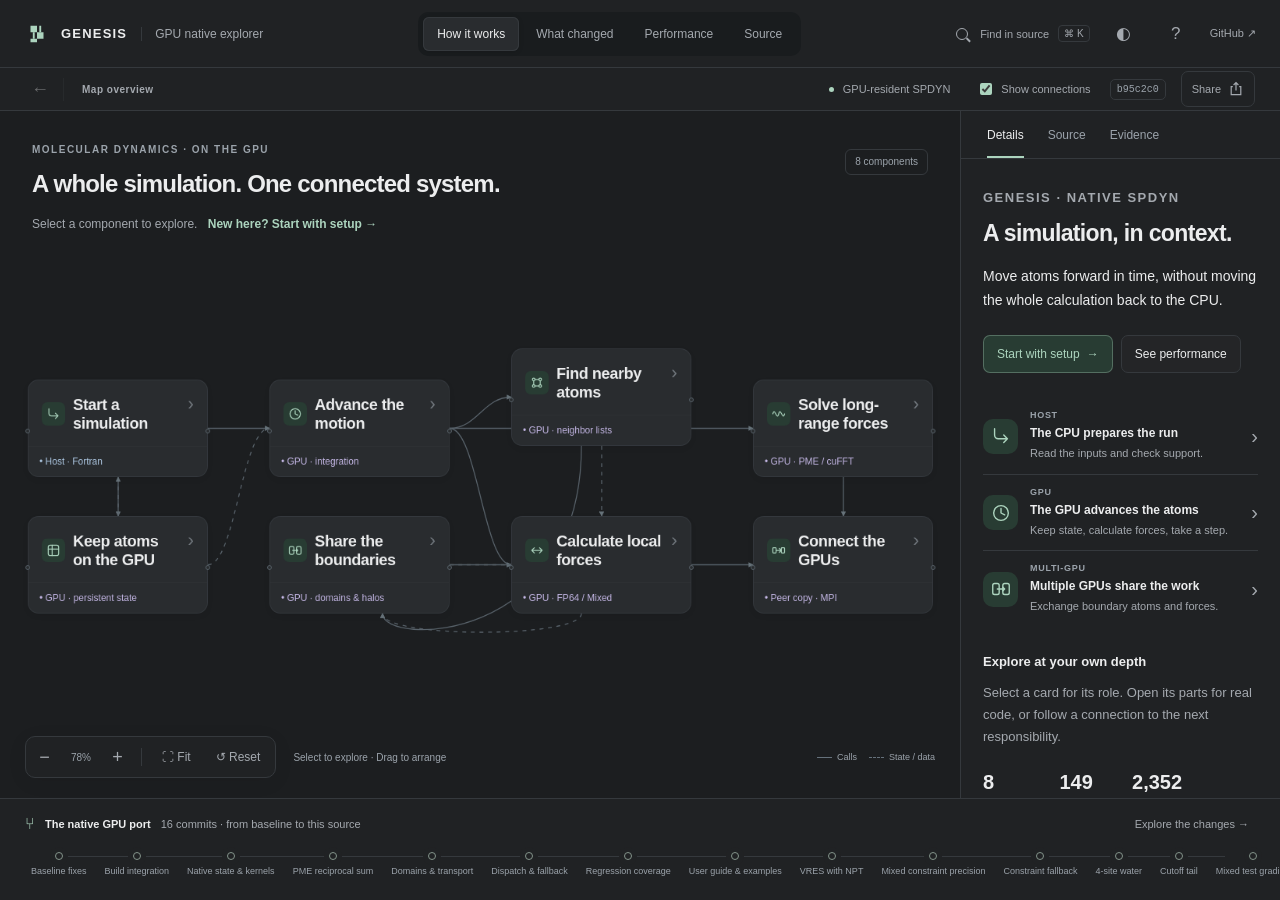
<file: docs/explorer/index.html>
<!doctype html>
<html lang="en">
<head>
  <meta charset="utf-8">
  <meta name="viewport" content="width=device-width, initial-scale=1">
  <meta name="theme-color" content="#1c1e20">
  <meta name="description" content="Explore how GENESIS keeps molecular dynamics on the GPU. An interactive, source-linked guide to the native SPDYN architecture and published results.">
  <title>GENESIS — GPU native explorer</title>
  <link rel="icon" href="./favicon.svg" type="image/svg+xml">
  <link rel="stylesheet" href="./styles.css">
  <script defer src="./source-map.js"></script>
  <script defer src="./component-guide.js"></script>
  <script defer src="./measurements.js"></script>
  <script defer src="./source-index.js"></script>
  <script defer src="./source-manifest.js"></script>
  <script defer src="./source-reader.js"></script>
  <script defer src="./navigation.js"></script>
  <script defer src="./app.js"></script>
</head>
<body>
  <a class="skip-link" href="#workspace">Skip to explorer</a>
  <header class="app-header">
    <button class="brand" id="home" aria-label="GENESIS explorer home"><svg viewBox="0 0 28 28" aria-hidden="true"><path d="M7 5h7v7H7zM14 12h7v7h-7zM7 19h7v4H7z"/><path d="M10.5 12v7M17.5 5v7" fill="none" stroke="currentColor" stroke-width="2"/></svg><strong>GENESIS</strong><span>GPU native explorer</span></button>
    <nav class="segmented main-nav" aria-label="Explorer view"><button data-view="architecture" aria-pressed="true">How it works</button><button data-view="movement" aria-pressed="false">What changed</button><button data-view="measurements" aria-pressed="false">Performance</button><button id="source-open" aria-pressed="false">Source</button></nav>
    <div class="header-actions"><button id="search-open" class="search-button" aria-label="Find in source" title="Find a component or function"><span class="search-icon" aria-hidden="true"></span><span>Find in source</span><kbd>⌘ K</kbd></button><button id="theme" class="icon-button" aria-label="Switch to light appearance" title="Change appearance">◐</button><button id="help-open" class="icon-button" aria-label="How to use this explorer">?</button><a class="github-link" href="https://github.com/wmarti/genesis-gpu-native" target="_blank" rel="noreferrer" aria-label="Open repository on GitHub">GitHub ↗</a></div>
  </header>
  <div class="context-bar"><div class="breadcrumbs"><button id="back" aria-label="Go back to overview" disabled>←</button><button id="overview">Map overview</button><span id="breadcrumb-detail"></span></div><div class="context-controls"><span class="status-dot"></span><span id="context-label">GPU-resident SPDYN</span><label id="neighbor-control"><input type="checkbox" id="neighbors" checked> Show connections</label><a id="revision" class="revision" target="_blank" rel="noreferrer"></a></div><button id="share-open" class="share-button" title="Share the current component, source, or results">Share <svg viewBox="0 0 20 20" fill="none" stroke="currentColor" stroke-width="1.5" aria-hidden="true"><path d="M6 7H4v10h12V7h-2M10 12V2m-3 3 3-3 3 3"/></svg></button></div>
  <main id="workspace" class="workspace" tabindex="-1">
    <section id="main-panel" class="main-panel" aria-label="Architecture explorer">
      <div class="canvas-heading"><div><p class="eyebrow" id="view-eyebrow">MOLECULAR DYNAMICS · ON THE GPU</p><h1 id="view-title">A whole simulation. One connected system.</h1><p id="view-subtitle">Follow a step from input to motion. Select a component to see how it works.</p></div><span class="scope-chip" id="scope-chip">8 components</span></div>
      <div id="graph-viewport" class="graph-viewport" aria-label="Interactive architecture graph"><div id="graph-world" class="graph-world"><svg id="connections" class="connections" width="1250" height="650" viewBox="0 0 1250 650" aria-hidden="true"></svg><div id="nodes"></div></div></div>
      <div id="alternate-view" class="alternate-view" hidden></div>
      <div id="graph-bottom" class="graph-bottom"><div class="graph-tools"><button id="zoom-out" aria-label="Zoom out">−</button><span id="zoom-label">100%</span><button id="zoom-in" aria-label="Zoom in">+</button><span class="tool-divider"></span><button id="fit" title="Fit graph in view">⛶ <span>Fit</span></button><button id="arrange" title="Restore original layout">↺ <span>Reset</span></button></div><span class="canvas-hint">Select to explore · Drag to arrange</span><div class="graph-legend"><span><i></i> Calls</span><span><i class="dashed"></i> State / data</span></div></div>
    </section>
    <aside id="inspector" class="inspector" aria-label="Component inspector"><nav class="inspector-tabs" aria-label="Inspector view"><button data-tab="details" aria-pressed="true">Details</button><button data-tab="code" aria-pressed="false">Source</button><button data-tab="evidence" aria-pressed="false">Evidence</button></nav><div id="inspector-content" class="inspector-content"></div></aside>
  </main>
  <footer class="history-footer"><div class="history-top"><span><span class="branch-icon" aria-hidden="true">⑂</span><strong>The native GPU port</strong><span class="muted">16 commits · from baseline to this source</span></span><button id="history-open">Explore the changes <span aria-hidden="true">→</span></button></div><div id="timeline" class="timeline" aria-label="Native port commit history"></div></footer>
  <dialog id="search-dialog" class="search-dialog" aria-label="Find in source"><form method="dialog" class="search-top"><span class="search-icon" aria-hidden="true"></span><input id="search-input" placeholder="Search components, functions, or files…" aria-label="Search source" autocomplete="off"><button class="small-button" aria-label="Close search">Esc</button></form><p class="search-caption" id="search-caption">Start with a component, or search the SPDYN source.</p><div id="search-results" class="search-results"></div></dialog>
  <dialog id="share-dialog" class="share-dialog" aria-labelledby="share-title"><form method="dialog"><button class="close-help icon-button" aria-label="Close sharing">×</button></form><h2 id="share-title">Share this view</h2><p>Open the same component, source definition, or performance comparison.</p><label for="share-url" class="sr-only">Link to this view</label><input id="share-url" type="text" readonly spellcheck="false"><p id="share-preview-note" class="share-note" hidden>This is a local preview. The public link will work after the explorer is published to GitHub Pages.</p><div class="share-actions"><button id="share-copy" class="button primary">Copy link</button><span id="share-status" role="status"></span></div></dialog>
  <dialog id="help-dialog" class="help-dialog" aria-label="How to use the explorer"><form method="dialog"><button class="close-help icon-button" aria-label="Close help">×</button></form><p class="eyebrow">A SMALL GUIDE</p><h2>Follow your curiosity.</h2><p>Start with the map. Every card explains one part of the simulation in plain language.</p><div class="help-row"><span>1</span><div><strong>Select a component</strong><p>Read its role and follow its connections on the map.</p></div></div><div class="help-row"><span>2</span><div><strong>Go one level deeper</strong><p>Explore its parts, read an excerpt, or open Source to browse complete files.</p></div></div><div class="help-row"><span>3</span><div><strong>See the evidence</strong><p>Browse the port history and published benchmarks, with links to their source.</p></div></div><p class="help-note">Drag cards to rearrange. Drag the background to pan. Use + / − or scroll to zoom. Press <kbd>⌘ / Ctrl K</kbd> to search and <kbd>Esc</kbd> to go back.</p><nav class="documentation-links" aria-label="Documentation"><a href="https://github.com/wmarti/genesis-gpu-native/blob/main/doc/21_GPU_Native.rst" target="_blank" rel="noreferrer">User guide ↗</a><a href="./architecture.html" target="_blank" rel="noreferrer">Interactive diagram ↗</a><a href="https://github.com/wmarti/genesis-gpu-native" target="_blank" rel="noreferrer">Repository ↗</a></nav></dialog>
  <div id="toast" class="toast" role="status"></div>
</body>
</html>
</file>
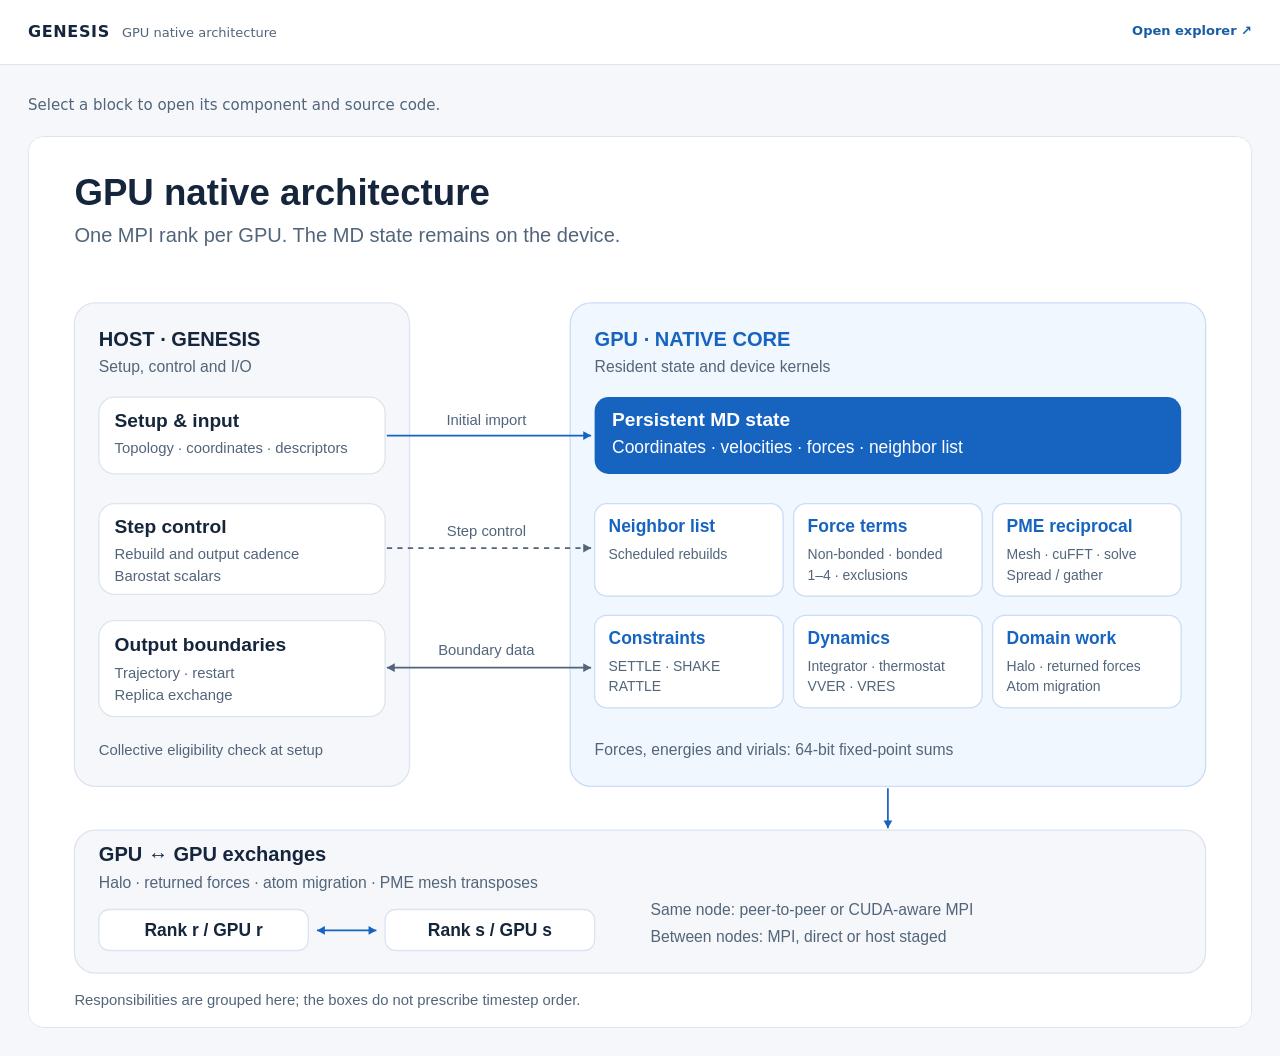
<file: docs/explorer/architecture.html>
<!doctype html>
<html lang="en">
<head>
  <meta charset="utf-8">
  <meta name="viewport" content="width=device-width, initial-scale=1">
  <meta name="description" content="Explore the original GENESIS native GPU architecture diagram. Open each responsibility and its source code.">
  <title>Native GPU architecture · GENESIS</title>
  <style>
    * { box-sizing:border-box; }
    body { margin:0; background:#f5f7fa; color:#15263c; font:15px/1.6 system-ui,-apple-system,BlinkMacSystemFont,"Segoe UI",sans-serif; }
    a { color:#175da8; text-underline-offset:3px; }
    a:focus-visible, [tabindex]:focus-visible { outline:3px solid #175da8; outline-offset:5px; }
    .page-header { border-bottom:1px solid #dce5ef; background:#fff; }
    .header-inner { max-width:1400px; margin:auto; padding:19px 28px; display:flex; align-items:center; justify-content:space-between; gap:20px; }
    .brand { display:flex; align-items:baseline; flex-wrap:wrap; gap:12px; color:#15263c; text-decoration:none; }
    .brand strong { font-size:16px; letter-spacing:.04em; }
    .brand span { color:#52657a; font-size:13px; }
    .explorer-link { white-space:nowrap; font-size:13px; font-weight:600; text-decoration:none; }
    .explorer-link:hover { text-decoration:underline; }
    main { max-width:1400px; margin:auto; padding:28px; }
    .intro { margin:0 0 19px; color:#52657a; }
    .diagram-scroll { overflow:auto; border:1px solid #dce5ef; border-radius:16px; background:#fff; }
    .diagram-scroll svg { display:block; width:100%; min-width:900px; height:auto; }
    .mobile-hint { display:none; margin:14px 0 0; color:#52657a; font-size:13px; }
    .sr-only { position:absolute; width:1px; height:1px; margin:-1px; padding:0; overflow:hidden; clip:rect(0,0,0,0); white-space:nowrap; border:0; }
    @media(max-width:700px) {
      .header-inner { padding:16px 18px; }
      .brand { gap:4px 10px; }
      .brand span { display:none; }
      main { padding:21px 16px; }
      .intro { font-size:14px; }
      .diagram-scroll { border-radius:10px; }
      .mobile-hint { display:block; }
    }
    @media print {
      body { background:#fff; }
      .page-header,.mobile-hint { display:none; }
      main { padding:0; }
      .diagram-scroll { overflow:visible; border:0; }
      .diagram-scroll svg { min-width:0; }
    }
  </style>
</head>
<body>
  <header class="page-header"><div class="header-inner"><a class="brand" href="./"><strong>GENESIS</strong><span>GPU native architecture</span></a><a class="explorer-link" href="./">Open explorer <span aria-hidden="true">↗</span></a></div></header>
  <main>
    <h1 class="sr-only">Native GPU architecture</h1>
    <p class="intro">Select a block to open its component and source code.</p>
    <div class="diagram-scroll" role="region" aria-label="Interactive architecture diagram; scroll horizontally on small screens" tabindex="0">
<!-- The SVG below is generated from doc/images/gpu-native-architecture.svg. Keep the canonical SVG and this copy in sync. -->
<!-- BEGIN ARCHITECTURE SVG -->
<svg xmlns="http://www.w3.org/2000/svg" width="1400" height="1020" viewBox="0 0 1400 1020" role="group" aria-labelledby="title desc">
<title id="title">GENESIS native GPU architecture</title>
<desc id="desc">One MPI rank drives one GPU. The host owns setup, step control, barostat scalars and output boundaries. GPU state, force evaluation, PME, constraints, integration, thermostat and domain work remain on the device. Neighboring ranks exchange halos, forces, migrating atoms and PME mesh data through peer transfers or MPI. Boxes group responsibilities rather than timestep order.</desc>
<style>
.diagram-block { cursor:pointer; text-decoration:none; }
.diagram-block:hover > rect:first-of-type { stroke:#174f8f; stroke-width:3; }
.diagram-block:focus { outline:3px solid #174f8f; outline-offset:5px; }
.diagram-block:focus > rect:first-of-type { stroke:#174f8f; stroke-width:3; }
</style>
<rect x="0" y="0" width="1400" height="1020" rx="0" fill="#ffffff"/>
<text x="52" y="78" fill="#15263c" font-family="Arial, Helvetica, sans-serif" font-size="42" font-weight="700" text-anchor="start">GPU native architecture</text>
<text x="52" y="120" fill="#52657a" font-family="Arial, Helvetica, sans-serif" font-size="23" font-weight="400" text-anchor="start">One MPI rank per GPU. The MD state remains on the device.</text>
<rect x="52" y="190" width="384" height="554" rx="24" fill="#f5f7fa" stroke="#dce5ef" stroke-width="1.5"/>
<rect x="620" y="190" width="728" height="554" rx="24" fill="#f1f7ff" stroke="#c9ddf5" stroke-width="1.5"/>
<text x="80" y="239" fill="#15263c" font-family="Arial, Helvetica, sans-serif" font-size="23" font-weight="700" text-anchor="start">HOST · GENESIS</text>
<text x="80" y="269" fill="#52657a" font-family="Arial, Helvetica, sans-serif" font-size="18" font-weight="400" text-anchor="start">Setup, control and I/O</text>
<text x="648" y="239" fill="#1764c0" font-family="Arial, Helvetica, sans-serif" font-size="23" font-weight="700" text-anchor="start">GPU · NATIVE CORE</text>
<text x="648" y="269" fill="#52657a" font-family="Arial, Helvetica, sans-serif" font-size="18" font-weight="400" text-anchor="start">Resident state and device kernels</text>
<a class="diagram-block" href="https://wmarti.github.io/genesis-gpu-native/#component=bridge&amp;function=gpu_core_describe" target="_top" tabindex="0" aria-label="Open Setup &amp; input in the explorer: its component and gpu_core_describe source code.">
<title>Open Setup &amp; input in the explorer: its component and gpu_core_describe source code.</title>
<rect x="80" y="298" width="328" height="88" rx="18" fill="#ffffff" stroke="#dce5ef" stroke-width="1.5"/>
<text x="98" y="332" fill="#15263c" font-family="Arial, Helvetica, sans-serif" font-size="22" font-weight="700" text-anchor="start">Setup &amp; input</text>
<text x="98" y="362" fill="#52657a" font-family="Arial, Helvetica, sans-serif" font-size="17" font-weight="400" text-anchor="start">Topology · coordinates · descriptors</text>
</a>
<a class="diagram-block" href="https://wmarti.github.io/genesis-gpu-native/#component=bridge&amp;function=gpu_core_vverlet" target="_top" tabindex="0" aria-label="Open Step control in the explorer: its component and gpu_core_vverlet source code.">
<title>Open Step control in the explorer: its component and gpu_core_vverlet source code.</title>
<rect x="80" y="420" width="328" height="104" rx="18" fill="#ffffff" stroke="#dce5ef" stroke-width="1.5"/>
<text x="98" y="454" fill="#15263c" font-family="Arial, Helvetica, sans-serif" font-size="22" font-weight="700" text-anchor="start">Step control</text>
<text x="98" y="484" fill="#52657a" font-family="Arial, Helvetica, sans-serif" font-size="17" font-weight="400" text-anchor="start">Rebuild and output cadence</text>
<text x="98" y="509" fill="#52657a" font-family="Arial, Helvetica, sans-serif" font-size="17" font-weight="400" text-anchor="start">Barostat scalars</text>
</a>
<a class="diagram-block" href="https://wmarti.github.io/genesis-gpu-native/#component=state&amp;function=gpu_core_pull" target="_top" tabindex="0" aria-label="Open Output boundaries in the explorer: its component and gpu_core_pull source code.">
<title>Open Output boundaries in the explorer: its component and gpu_core_pull source code.</title>
<rect x="80" y="554" width="328" height="110" rx="18" fill="#ffffff" stroke="#dce5ef" stroke-width="1.5"/>
<text x="98" y="589" fill="#15263c" font-family="Arial, Helvetica, sans-serif" font-size="22" font-weight="700" text-anchor="start">Output boundaries</text>
<text x="98" y="620" fill="#52657a" font-family="Arial, Helvetica, sans-serif" font-size="17" font-weight="400" text-anchor="start">Trajectory · restart</text>
<text x="98" y="645" fill="#52657a" font-family="Arial, Helvetica, sans-serif" font-size="17" font-weight="400" text-anchor="start">Replica exchange</text>
</a>
<text x="80" y="708" fill="#52657a" font-family="Arial, Helvetica, sans-serif" font-size="17" font-weight="400" text-anchor="start">Collective eligibility check at setup</text>
<a class="diagram-block" href="https://wmarti.github.io/genesis-gpu-native/#component=state&amp;function=gcn_device" target="_top" tabindex="0" aria-label="Open Persistent MD state in the explorer: its component and gcn_device source code.">
<title>Open Persistent MD state in the explorer: its component and gcn_device source code.</title>
<rect x="648" y="298" width="672" height="88" rx="16" fill="#1764c0"/>
<text x="668" y="331" fill="#ffffff" font-family="Arial, Helvetica, sans-serif" font-size="22" font-weight="700" text-anchor="start">Persistent MD state</text>
<text x="668" y="362" fill="#ffffff" font-family="Arial, Helvetica, sans-serif" font-size="20" font-weight="400" text-anchor="start">Coordinates · velocities · forces · neighbor list</text>
</a>
<a class="diagram-block" href="https://wmarti.github.io/genesis-gpu-native/#component=neighbors&amp;function=gpu_core_rebuild" target="_top" tabindex="0" aria-label="Open Neighbor list in the explorer: its component and gpu_core_rebuild source code.">
<title>Open Neighbor list in the explorer: its component and gpu_core_rebuild source code.</title>
<rect x="648" y="420" width="216" height="106" rx="14" fill="#ffffff" stroke="#c9ddf5" stroke-width="1.5"/>
<text x="664" y="453" fill="#1764c0" font-family="Arial, Helvetica, sans-serif" font-size="20" font-weight="700" text-anchor="start">Neighbor list</text>
<text x="664" y="484" fill="#52657a" font-family="Arial, Helvetica, sans-serif" font-size="16" font-weight="400" text-anchor="start">Scheduled rebuilds</text>
</a>
<a class="diagram-block" href="https://wmarti.github.io/genesis-gpu-native/#component=forces&amp;function=native_force_join" target="_top" tabindex="0" aria-label="Open Force terms in the explorer: its component and native_force_join source code.">
<title>Open Force terms in the explorer: its component and native_force_join source code.</title>
<rect x="876" y="420" width="216" height="106" rx="14" fill="#ffffff" stroke="#c9ddf5" stroke-width="1.5"/>
<text x="892" y="453" fill="#1764c0" font-family="Arial, Helvetica, sans-serif" font-size="20" font-weight="700" text-anchor="start">Force terms</text>
<text x="892" y="484" fill="#52657a" font-family="Arial, Helvetica, sans-serif" font-size="16" font-weight="400" text-anchor="start">Non-bonded · bonded</text>
<text x="892" y="507" fill="#52657a" font-family="Arial, Helvetica, sans-serif" font-size="16" font-weight="400" text-anchor="start">1–4 · exclusions</text>
</a>
<a class="diagram-block" href="https://wmarti.github.io/genesis-gpu-native/#component=pme&amp;function=native_pme_run" target="_top" tabindex="0" aria-label="Open PME reciprocal in the explorer: its component and native_pme_run source code.">
<title>Open PME reciprocal in the explorer: its component and native_pme_run source code.</title>
<rect x="1104" y="420" width="216" height="106" rx="14" fill="#ffffff" stroke="#c9ddf5" stroke-width="1.5"/>
<text x="1120" y="453" fill="#1764c0" font-family="Arial, Helvetica, sans-serif" font-size="20" font-weight="700" text-anchor="start">PME reciprocal</text>
<text x="1120" y="484" fill="#52657a" font-family="Arial, Helvetica, sans-serif" font-size="16" font-weight="400" text-anchor="start">Mesh · cuFFT · solve</text>
<text x="1120" y="507" fill="#52657a" font-family="Arial, Helvetica, sans-serif" font-size="16" font-weight="400" text-anchor="start">Spread / gather</text>
</a>
<a class="diagram-block" href="https://wmarti.github.io/genesis-gpu-native/#component=integrator&amp;function=gpu_core_constrain" target="_top" tabindex="0" aria-label="Open Constraints in the explorer: its component and gpu_core_constrain source code.">
<title>Open Constraints in the explorer: its component and gpu_core_constrain source code.</title>
<rect x="648" y="548" width="216" height="106" rx="14" fill="#ffffff" stroke="#c9ddf5" stroke-width="1.5"/>
<text x="664" y="581" fill="#1764c0" font-family="Arial, Helvetica, sans-serif" font-size="20" font-weight="700" text-anchor="start">Constraints</text>
<text x="664" y="612" fill="#52657a" font-family="Arial, Helvetica, sans-serif" font-size="16" font-weight="400" text-anchor="start">SETTLE · SHAKE</text>
<text x="664" y="635" fill="#52657a" font-family="Arial, Helvetica, sans-serif" font-size="16" font-weight="400" text-anchor="start">RATTLE</text>
</a>
<a class="diagram-block" href="https://wmarti.github.io/genesis-gpu-native/#component=integrator&amp;function=gpu_core_vv1" target="_top" tabindex="0" aria-label="Open Dynamics in the explorer: its component and gpu_core_vv1 source code.">
<title>Open Dynamics in the explorer: its component and gpu_core_vv1 source code.</title>
<rect x="876" y="548" width="216" height="106" rx="14" fill="#ffffff" stroke="#c9ddf5" stroke-width="1.5"/>
<text x="892" y="581" fill="#1764c0" font-family="Arial, Helvetica, sans-serif" font-size="20" font-weight="700" text-anchor="start">Dynamics</text>
<text x="892" y="612" fill="#52657a" font-family="Arial, Helvetica, sans-serif" font-size="16" font-weight="400" text-anchor="start">Integrator · thermostat</text>
<text x="892" y="635" fill="#52657a" font-family="Arial, Helvetica, sans-serif" font-size="16" font-weight="400" text-anchor="start">VVER · VRES</text>
</a>
<a class="diagram-block" href="https://wmarti.github.io/genesis-gpu-native/#component=domains&amp;function=native_dist_forward" target="_top" tabindex="0" aria-label="Open Domain work in the explorer: its component and native_dist_forward source code.">
<title>Open Domain work in the explorer: its component and native_dist_forward source code.</title>
<rect x="1104" y="548" width="216" height="106" rx="14" fill="#ffffff" stroke="#c9ddf5" stroke-width="1.5"/>
<text x="1120" y="581" fill="#1764c0" font-family="Arial, Helvetica, sans-serif" font-size="20" font-weight="700" text-anchor="start">Domain work</text>
<text x="1120" y="612" fill="#52657a" font-family="Arial, Helvetica, sans-serif" font-size="16" font-weight="400" text-anchor="start">Halo · returned forces</text>
<text x="1120" y="635" fill="#52657a" font-family="Arial, Helvetica, sans-serif" font-size="16" font-weight="400" text-anchor="start">Atom migration</text>
</a>
<text x="648" y="708" fill="#52657a" font-family="Arial, Helvetica, sans-serif" font-size="18" font-weight="400" text-anchor="start">Forces, energies and virials: 64-bit fixed-point sums</text>
<path d="M410 342 L644 342" stroke="#1764c0" stroke-width="2" fill="none"/>
<polygon points="644,342 635.0,347.0 635.0,337.0" fill="#1764c0"/>
<text x="524" y="330" fill="#52657a" font-family="Arial, Helvetica, sans-serif" font-size="17" font-weight="400" text-anchor="middle">Initial import</text>
<path d="M410 471 L644 471" stroke="#52657a" stroke-width="2" fill="none" stroke-dasharray="6 6"/>
<polygon points="644,471 635.0,476.0 635.0,466.0" fill="#52657a"/>
<text x="524" y="457" fill="#52657a" font-family="Arial, Helvetica, sans-serif" font-size="17" font-weight="400" text-anchor="middle">Step control</text>
<path d="M644 608 L410 608" stroke="#52657a" stroke-width="2" fill="none"/>
<polygon points="410,608 419.0,603.0 419.0,613.0" fill="#52657a"/>
<polygon points="644,608 635.0,613.0 635.0,603.0" fill="#52657a"/>
<text x="524" y="594" fill="#52657a" font-family="Arial, Helvetica, sans-serif" font-size="17" font-weight="400" text-anchor="middle">Boundary data</text>
<path d="M984 746 L984 792" stroke="#1764c0" stroke-width="2" fill="none"/>
<polygon points="984,792 979.0,783.0 989.0,783.0" fill="#1764c0"/>
<a class="diagram-block" href="https://wmarti.github.io/genesis-gpu-native/#component=transport&amp;function=gcx_begin" target="_top" tabindex="0" aria-label="Open GPU ↔ GPU exchanges in the explorer: its component and gcx_begin source code.">
<title>Open GPU ↔ GPU exchanges in the explorer: its component and gcx_begin source code.</title>
<rect x="52" y="794" width="1296" height="164" rx="24" fill="#f5f7fa" stroke="#dce5ef" stroke-width="1.5"/>
<text x="80" y="830" fill="#15263c" font-family="Arial, Helvetica, sans-serif" font-size="23" font-weight="700" text-anchor="start">GPU ↔ GPU exchanges</text>
<text x="80" y="860" fill="#52657a" font-family="Arial, Helvetica, sans-serif" font-size="18" font-weight="400" text-anchor="start">Halo · returned forces · atom migration · PME mesh transposes</text>
<rect x="80" y="885" width="240" height="47" rx="12" fill="#ffffff" stroke="#dce5ef" stroke-width="1.5"/>
<text x="200" y="915" fill="#15263c" font-family="Arial, Helvetica, sans-serif" font-size="20" font-weight="700" text-anchor="middle">Rank r / GPU r</text>
<rect x="408" y="885" width="240" height="47" rx="12" fill="#ffffff" stroke="#dce5ef" stroke-width="1.5"/>
<text x="528" y="915" fill="#15263c" font-family="Arial, Helvetica, sans-serif" font-size="20" font-weight="700" text-anchor="middle">Rank s / GPU s</text>
<path d="M330 909 L398 909" stroke="#1764c0" stroke-width="2" fill="none"/>
<polygon points="398,909 389.0,914.0 389.0,904.0" fill="#1764c0"/>
<polygon points="330,909 339.0,904.0 339.0,914.0" fill="#1764c0"/>
<text x="712" y="891" fill="#52657a" font-family="Arial, Helvetica, sans-serif" font-size="18" font-weight="400" text-anchor="start">Same node: peer-to-peer or CUDA-aware MPI</text>
<text x="712" y="922" fill="#52657a" font-family="Arial, Helvetica, sans-serif" font-size="18" font-weight="400" text-anchor="start">Between nodes: MPI, direct or host staged</text>
</a>
<text x="52" y="994" fill="#52657a" font-family="Arial, Helvetica, sans-serif" font-size="17" font-weight="400" text-anchor="start">Responsibilities are grouped here; the boxes do not prescribe timestep order.</text>
</svg>
<!-- END ARCHITECTURE SVG -->
    </div>
    <p class="mobile-hint">Scroll across the diagram to explore every block.</p>
  </main>
</body>
</html>
</file>
<file: docs/explorer/styles.css>
:root {
  color-scheme:dark;
  --bg:#1c1e20;
  --panel:#202224;
  --card:#292c2f;
  --card-hover:#303538;
  --text:#ecedee;
  --muted:#a4a9af;
  --faint:#9ba3ab;
  --line:#35393d;
  --accent:#acd4be;
  --accent-bg:#283c33;
  --blue:#aec8e3;
  --purple:#c4b7e5;
  --shadow:0 16px 60px #0004;
  --dot:#3c414550;
  font-family:-apple-system,BlinkMacSystemFont,"Segoe UI",sans-serif;
  font-size:13px;
  -webkit-font-smoothing:antialiased
}
* {
  box-sizing:border-box
}
body {
  margin:0;
  height:100dvh;
  display:flex;
  flex-direction:column;
  overflow:hidden;
  background:var(--bg);
  color:var(--text)
}
button,input,select {
  font:inherit
}
button,a,input,select {
  -webkit-tap-highlight-color:transparent
}
button {
  color:inherit;
  border:0;
  background:none;
  cursor:pointer
}
button:disabled {
  opacity:.35;
  cursor:default
}
a {
  color:var(--accent);
  text-decoration:none
}
a:hover {
  text-decoration:underline
}
button:focus-visible,a:focus-visible,input:focus-visible,select:focus-visible {
  outline:2px solid var(--accent);
  outline-offset:4px
}
button:hover:not(:disabled) {
  color:var(--text)
}
button:active:not(:disabled) {
  transform:translateY(1px)
}
[hidden] {
  display:none!important
}
h1,h2,h3,p {
  margin:0
}
h1 {
  font-size:24px;
  font-weight:600;
  letter-spacing:-.8px;
  line-height:1.25
}
h2 {
  font-size:24px;
  font-weight:600;
  letter-spacing:-.65px;
  line-height:1.25
}
h3 {
  font-size:14px;
  font-weight:600
}
p {
  line-height:1.65
}
kbd {
  font-family:inherit;
  font-size:10px;
  border:1px solid var(--line);
  border-radius:4px;
  padding:2px 5px;
  color:var(--muted)
}
.muted {
  color:var(--muted)
}
.eyebrow {
  font-size:10px;
  font-weight:600;
  letter-spacing:1.5px;
  color:var(--faint);
  margin-bottom:10px
}
.skip-link {
  position:absolute;
  top:-100px;
  background:var(--panel);
  padding:12px;
  z-index:99
}
.skip-link:focus {
  top:0
}
.app-header {
  height:68px;
  flex-shrink:0;
  display:flex;
  align-items:center;
  justify-content:space-between;
  padding:0 24px;
  border-bottom:1px solid var(--line);
  gap:16px;
  background:var(--panel)
}
.brand {
  display:flex;
  align-items:center;
  gap:11px;
  white-space:nowrap;
  padding:0
}
.brand svg {
  width:26px;
  height:26px;
  fill:var(--accent);
  color:var(--accent)
}
.brand strong {
  letter-spacing:1.2px;
  font-size:13px
}
.brand>span {
  border-left:1px solid var(--line);
  padding-left:13px;
  margin-left:3px;
  color:var(--muted);
  font-size:12px
}
.segmented {
  display:flex;
  border:1px solid var(--line);
  padding:4px;
  gap:3px;
  border-radius:10px
}
.segmented button {
  padding:8px 14px;
  color:var(--muted);
  font-size:12px;
  border-radius:6px;
  white-space:nowrap
}
.segmented button[aria-pressed=true] {
  background:#ffffff0d;
  color:var(--text);
  box-shadow:0 1px 3px #0002
}
.header-actions {
  display:flex;
  align-items:center;
  gap:16px;
  color:var(--muted)
}
.search-button {
  display:flex;
  gap:9px;
  align-items:center;
  font-size:11px;
  padding:6px 0
}
.search-icon {
  width:12px;
  height:12px;
  border:1.5px solid currentColor;
  border-radius:50%;
  position:relative;
  display:inline-block;
  flex-shrink:0;
  margin-right:3px
}
.search-icon:after {
  content:"";
  position:absolute;
  width:5px;
  height:1.5px;
  background:currentColor;
  right:-4px;
  bottom:-2px;
  transform:rotate(45deg)
}
.icon-button {
  font-size:17px;
  min-width:25px;
  min-height:30px;
  color:var(--muted)
}
.github-link {
  font-size:11px;
  color:var(--muted)
}
.context-bar {
  height:43px;
  flex-shrink:0;
  display:flex;
  align-items:center;
  justify-content:space-between;
  padding:0 25px;
  border-bottom:1px solid var(--line);
  font-size:11px;
  background:var(--panel)
}
.breadcrumbs {
  display:flex;
  align-items:center;
  gap:12px
}
.breadcrumbs>button:first-child {
  font-size:18px;
  padding-right:14px;
  border-right:1px solid var(--line)
}
.breadcrumbs>button:nth-child(2) {
  font-size:10px;
  font-weight:600;
  letter-spacing:.5px;
  color:var(--muted)
}
#breadcrumb-detail {
  color:var(--text)
}
#breadcrumb-detail:not(:empty):before {
  content:"/";
  color:var(--faint);
  margin-right:12px
}
.context-controls {
  display:flex;
  align-items:center;
  gap:9px;
  color:var(--muted)
}
.status-dot {
  width:5px;
  height:5px;
  border-radius:50%;
  background:var(--accent)
}
.context-controls label {
  display:flex;
  align-items:center;
  gap:6px;
  margin:0 10px 0 17px
}
.context-controls input {
  accent-color:var(--accent);
  width:12px;
  height:12px
}
.revision {
  color:var(--faint);
  font-family:ui-monospace,SFMono-Regular,Consolas,monospace;
  font-size:10px;
  border:1px solid var(--line);
  border-radius:5px;
  padding:4px 6px
}
.workspace {
  display:grid;
  grid-template-columns:minmax(0,1fr) 350px;
  flex:1;
  min-height:0;
  outline:none
}
.main-panel {
  position:relative;
  min-width:0;
  min-height:0;
  overflow:hidden;
  display:flex;
  flex-direction:column;
  background-image:radial-gradient(var(--dot) .7px,transparent .7px);
  background-size:24px 24px
}
.canvas-heading {
  padding:31px 32px 0;
  display:flex;
  justify-content:space-between;
  gap:20px;
  flex-shrink:0;
  pointer-events:none;
  z-index:1
}
.canvas-heading>div {
  max-width:640px
}
.canvas-heading>div>p:last-child {
  color:var(--muted);
  font-size:12px;
  margin-top:10px
}
.scope-chip {
  border:1px solid var(--line);
  height:26px;
  border-radius:6px;
  padding:6px 9px;
  white-space:nowrap;
  font-size:10px;
  color:var(--faint);
  margin-top:7px
}
.graph-viewport {
  flex:1;
  position:relative;
  min-height:0;
  overflow:hidden;
  touch-action:none;
  cursor:grab
}
.graph-viewport:active {
  cursor:grabbing
}
.graph-world {
  position:absolute;
  transform-origin:0 0;
  width:1250px;
  height:650px;
  will-change:transform
}
.connections {
  position:absolute;
  inset:0;
  overflow:visible;
  pointer-events:none
}
.edge {
  stroke:#59636b;
  stroke-width:1.3;
  fill:none;
  transition:opacity .2s,stroke .2s
}
.edge.data {
  stroke-dasharray:5 6
}
.edge.highlight {
  stroke:var(--accent);
  stroke-width:1.6
}
.edge.faded {
  opacity:.13
}
.edge-label {
  fill:var(--faint);
  font-size:10px;
  paint-order:stroke;
  stroke:var(--bg);
  stroke-width:5px;
  stroke-linejoin:round
}
.edge-label.faded {
  opacity:.15
}
.node {
  position:absolute;
  width:231px;
  min-height:145px;
  background:var(--card);
  border:1px solid #40464c88;
  border-radius:13px;
  overflow:visible;
  box-shadow:0 3px 8px #0001;
  cursor:grab;
  text-align:left;
  transition:background .18s,border-color .18s,box-shadow .18s,opacity .18s;
  padding:0;
  color:var(--text);
  touch-action:none
}
.node:hover {
  background:var(--card-hover);
  border-color:#67727a;
  box-shadow:0 6px 20px #0002
}
.node.selected {
  border-color:var(--accent);
  box-shadow:0 0 0 1px #acd4be20,0 6px 20px #0002
}
.node.selected:before {
  content:"";
  position:absolute;
  inset:-4px;
  border:1px solid #acd4be24;
  border-radius:16px;
  pointer-events:none
}
.node.faded {
  opacity:1
}
.node:active:not(:disabled) {
  transform:none
}
.node-main {
  padding:18px 17px 16px
}
.node-heading {
  display:flex;
  align-items:center;
  gap:9px;
  margin-bottom:11px
}
.node-icon {
  width:27px;
  height:27px;
  display:grid;
  place-items:center;
  border-radius:7px;
  background:#ffffff06;
  color:var(--accent);
  font-size:17px;
  flex-shrink:0
}
.node h3 {
  font-size:16px;
  font-weight:550;
  letter-spacing:-.35px;
  line-height:1.25
}
.node-open {
  margin-left:auto;
  font-size:15px;
  color:var(--faint);
  align-self:start
}
.node p {
  color:var(--muted);
  font-size:12px;
  line-height:1.55;
  min-height:56px
}
/* At laptop sizes, roles stay legible and detail appears on selection. */
.compact-graph .node { min-height:0; }
.compact-graph .node-main { padding:19px 17px 17px; }
.compact-graph .node-heading { min-height:48px; margin-bottom:0; gap:10px; }
.compact-graph .node h3 { font-size:20px; line-height:1.2; letter-spacing:-.4px; }
.compact-graph .node-icon { width:30px; height:30px; }
.compact-graph .node p { display:none; }
.compact-graph .node .node-footer { font-size:12px; padding:12px 14px; }
.compact-graph .node-footer>span:last-child { display:none; }
.compact-graph .node-open { font-size:23px; }
.node-footer {
  border-top:1px solid #ffffff07;
  display:flex;
  align-items:center;
  justify-content:space-between;
  padding:9px 16px;
  font-size:9px;
  color:var(--faint);
  border-radius:0 0 12px 12px
}
.node-footer .badge {
  color:var(--purple)
}
.node.host .badge {
  color:var(--blue)
}
.node .port {
  position:absolute;
  width:6px;
  height:6px;
  border-radius:50%;
  border:1px solid #59636b;
  background:var(--card);
  top:50%;
  left:-4px
}
.node .port.right {
  left:auto;
  right:-4px
}
.node.selected .port {
  border-color:var(--accent)
}
.graph-bottom {
  min-height:68px;
  display:flex;
  align-items:center;
  gap:17px;
  padding:0 25px 14px;
  flex-shrink:0
}
.graph-tools {
  display:flex;
  align-items:center;
  gap:7px;
  background:var(--panel);
  border:1px solid var(--line);
  border-radius:10px;
  padding:6px;
  box-shadow:0 4px 20px #0001
}
.graph-tools button {
  color:var(--muted);
  font-size:12px;
  height:28px;
  border-radius:5px;
  padding:0 9px
}
.graph-tools button:hover {
  background:#ffffff08
}
.graph-tools button:first-child,.graph-tools button:nth-child(3) {
  font-size:18px;
  width:25px;
  padding:0
}
.graph-tools #zoom-label {
  font-size:10px;
  color:var(--faint);
  width:34px;
  text-align:center
}
.tool-divider {
  height:18px;
  width:1px;
  background:var(--line);
  margin:0 4px
}
.canvas-hint {
  font-size:10px;
  color:var(--faint)
}
.graph-legend {
  display:flex;
  gap:12px;
  margin-left:auto;
  font-size:9px;
  color:var(--faint);
  white-space:nowrap
}
.graph-legend span {
  display:flex;
  align-items:center;
  gap:5px
}
.graph-legend i {
  width:15px;
  border-top:1px solid #65717b
}
.graph-legend i.dashed {
  border-top-style:dashed
}
.inspector {
  background:var(--panel);
  border-left:1px solid var(--line);
  min-height:0;
  display:flex;
  flex-direction:column;
  overflow:hidden
}
.inspector-tabs {
  height:48px;
  display:flex;
  gap:24px;
  align-items:stretch;
  flex-shrink:0;
  padding:0 26px;
  border-bottom:1px solid var(--line)
}
.inspector-tabs button {
  padding:0;
  font-size:11px;
  color:var(--faint);
  position:relative
}
.inspector-tabs button[aria-pressed=true] {
  color:var(--text)
}
.inspector-tabs button[aria-pressed=true]:after {
  content:"";
  position:absolute;
  bottom:0;
  height:2px;
  left:0;
  right:0;
  background:var(--accent)
}
.inspector-content {
  padding:30px 26px 32px;
  overflow:auto;
  min-height:0;
  scrollbar-width:thin;
  scrollbar-color:var(--line) transparent
}
.inspector-content h2 {
  font-size:24px;
  margin-bottom:17px
}
.inspector-content .lead {
  font-size:13px;
  line-height:1.7;
  margin-bottom:17px;
  color:var(--text)
}
.inspector-content p {
  font-size:12px;
  color:var(--muted)
}
.inspector-content h3 {
  margin:27px 0 13px;
  font-size:12px
}
.inspector-actions {
  display:flex;
  gap:8px;
  flex-wrap:wrap;
  margin:23px 0
}
.button {
  display:inline-flex;
  align-items:center;
  justify-content:center;
  border:1px solid var(--line);
  background:#ffffff04;
  padding:10px 13px;
  border-radius:7px;
  font-size:11px;
  gap:7px;
  color:var(--text);
  line-height:1.3
}
.button.primary {
  border-color:#acd4be55;
  background:var(--accent-bg);
  color:var(--accent)
}
.button:hover {
  background:var(--card-hover);
  text-decoration:none
}
.info-rows {
  border-top:1px solid var(--line)
}
.info-row {
  display:flex;
  justify-content:space-between;
  gap:14px;
  padding:12px 0;
  border-bottom:1px solid var(--line);
  font-size:11px;
  line-height:1.45
}
.info-row span {
  color:var(--faint)
}
.info-row strong {
  font-weight:450;
  text-align:right
}
.callout {
  padding:14px 15px;
  border-radius:9px;
  background:#ffffff03;
  border:1px solid var(--line);
  margin:22px 0
}
.callout strong {
  display:block;
  font-size:11px;
  font-weight:600;
  margin-bottom:6px;
  color:var(--accent)
}
.callout p {
  font-size:11px
}
.subtle-link {
  font-size:11px
}
.documentation-links {
  display:flex;
  flex-wrap:wrap;
  gap:10px 18px;
  margin-top:18px
}
.component-list {
  display:flex;
  flex-direction:column
}
.component-link {
  border-bottom:1px solid var(--line);
  padding:12px 0;
  display:flex;
  align-items:center;
  justify-content:space-between;
  gap:10px;
  text-align:left;
  font-size:11px;
  line-height:1.4
}
.component-link span:last-child {
  color:var(--faint)
}
.detail-item {
  padding:0 0 17px;
  display:flex;
  gap:10px
}
.detail-item>span {
  color:var(--accent);
  font-size:10px;
  padding-top:5px
}
.file-link {
  display:block;
  padding:10px 0;
  border-bottom:1px solid var(--line);
  font-family:ui-monospace,SFMono-Regular,monospace;
  font-size:10px;
  color:var(--muted);
  overflow-wrap:anywhere
}
.code-function {
  margin:22px 0
}
.code-function h3 {
  margin:0 0 6px;
  font-size:12px;
  overflow-wrap:anywhere
}
.code-function .code-meta {
  display:flex;
  justify-content:space-between;
  margin-bottom:10px;
  gap:5px;
  font-size:9px;
  color:var(--faint)
}
pre {
  background:var(--bg);
  border:1px solid var(--line);
  border-radius:8px;
  padding:15px 13px;
  overflow:auto;
  font-size:10px;
  line-height:1.7;
  color:var(--blue);
  tab-size:2;
  margin:12px 0
}
.code-keyword {
  color:var(--purple)
}
.code-number {
  color:var(--accent)
}
.line-number {
  color:var(--faint);
  display:inline-block;
  width:31px;
  user-select:none
}
.evidence-link {
  display:block;
  padding:14px 0;
  border-bottom:1px solid var(--line);
  font-size:11px
}
.evidence-link strong {
  display:block;
  font-weight:500
}
.evidence-link span {
  display:block;
  color:var(--faint);
  font-size:10px;
  margin-top:5px
}
.history-footer {
  height:94px;
  flex-shrink:0;
  background:var(--panel);
  border-top:1px solid var(--line);
  padding:14px 25px 10px
}
.history-top {
  display:flex;
  justify-content:space-between;
  align-items:center;
  font-size:10px
}
.history-top>span {
  display:flex;
  align-items:center;
  gap:10px
}
.history-top strong {
  font-weight:550
}
.branch-icon {
  color:var(--accent);
  font-size:16px
}
.history-top button {
  font-size:10px;
  color:var(--muted)
}
.timeline {
  display:flex;
  justify-content:space-between;
  position:relative;
  margin-top:13px;
  gap:6px
}
.timeline:before {
  content:"";
  position:absolute;
  left:30px;
  right:30px;
  top:5px;
  height:1px;
  background:var(--line)
}
.timeline button {
  z-index:1;
  display:flex;
  flex-direction:column;
  align-items:center;
  gap:7px;
  font-size:8px;
  color:var(--faint);
  width:12.5%;
  line-height:1;
  white-space:nowrap
}
.timeline button:before {
  content:"";
  width:6px;
  height:6px;
  border:1.5px solid #83938a;
  background:var(--panel);
  box-shadow:0 0 0 5px var(--panel);
  border-radius:50%;
  display:block
}
.timeline button:hover:before,.timeline button.active:before {
  background:var(--accent);
  border-color:var(--accent)
}
.timeline button.active {
  color:var(--accent)
}
dialog {
  color:var(--text);
  background:var(--panel);
  border:1px solid #4a5158;
  border-radius:16px;
  box-shadow:var(--shadow)
}
dialog::backdrop {
  background:#090d10a8;
  backdrop-filter:blur(7px)
}
.search-dialog {
  width:650px;
  max-width:calc(100% - 30px);
  padding:0;
  top:12vh;
  margin-top:0;
  max-height:72vh
}
.search-top {
  padding:22px;
  display:flex;
  align-items:center;
  gap:14px;
  border-bottom:1px solid var(--line);
  color:var(--muted)
}
.search-top input {
  background:none;
  border:0;
  color:var(--text);
  outline:none;
  flex:1;
  min-width:0;
  font-size:16px
}
.small-button {
  font-size:10px;
  color:var(--muted);
  border:1px solid var(--line);
  border-radius:5px;
  padding:4px 7px
}
.search-caption {
  font-size:11px;
  color:var(--faint);
  padding:14px 22px 8px
}
.search-results {
  padding:5px 10px 14px;
  max-height:50vh;
  overflow:auto
}
.search-result {
  display:flex;
  align-items:center;
  justify-content:space-between;
  padding:13px 12px;
  border-radius:8px;
  width:100%;
  gap:15px;
  text-align:left;
  overflow-wrap:anywhere
}
.search-result:hover,.search-result:focus {
  background:var(--card);
  outline:none
}
.search-result strong {
  display:block;
  font-size:12px;
  font-weight:500
}
.search-result small {
  display:block;
  font-size:10px;
  color:var(--faint);
  margin-top:6px
}
.search-result>span:last-child {
  color:var(--accent);
  font-size:10px;
  white-space:nowrap
}
.empty {
  padding:30px 15px;
  color:var(--muted);
  font-size:12px
}
.help-dialog {
  padding:36px;
  width:470px;
  max-width:calc(100% - 30px)
}
.close-help {
  position:absolute;
  top:15px;
  right:15px
}
.help-dialog h2 {
  margin-bottom:18px
}
.help-dialog>p {
  color:var(--muted);
  font-size:13px
}
.help-row {
  display:flex;
  gap:17px;
  padding-top:25px
}
.help-row>span {
  background:var(--accent-bg);
  color:var(--accent);
  width:28px;
  height:28px;
  display:grid;
  place-items:center;
  border-radius:50%;
  flex-shrink:0;
  font-size:11px
}
.help-row strong {
  font-size:13px;
  font-weight:550
}
.help-row p {
  font-size:12px;
  color:var(--muted);
  margin-top:5px
}
.help-dialog .help-note {
  font-size:11px;
  margin:27px 0 20px;
  border-top:1px solid var(--line);
  padding-top:20px
}
.help-dialog>a {
  font-size:12px
}
.toast {
  position:fixed;
  bottom:115px;
  left:50%;
  transform:translateX(-50%) translateY(15px);
  background:var(--card);
  border:1px solid var(--line);
  box-shadow:var(--shadow);
  padding:12px 20px;
  border-radius:9px;
  font-size:12px;
  opacity:0;
  pointer-events:none;
  transition:opacity .2s,transform .2s;
  z-index:20
}
.toast.visible {
  opacity:1;
  transform:translateX(-50%) translateY(0)
}
.alternate-view {
  overflow:auto;
  min-height:0;
  flex:1;
  padding:30px 32px;
  scrollbar-width:thin;
  scrollbar-color:var(--line) transparent
}
.metric-controls {
  display:flex;
  align-items:end;
  gap:14px;
  flex-wrap:wrap;
  margin-bottom:28px
}
.select-label {
  color:var(--faint);
  font-size:10px;
  display:flex;
  flex-direction:column;
  gap:8px
}
.select-label select {
  border:1px solid var(--line);
  color:var(--text);
  background:var(--panel);
  padding:10px 30px 10px 12px;
  border-radius:7px;
  font-size:12px
}
.metric-summary {
  display:flex;
  align-items:baseline;
  gap:12px;
  margin-bottom:6px
}
.metric-summary strong {
  font-size:43px;
  letter-spacing:-1.5px;
  font-weight:500
}
.metric-summary span {
  font-size:12px;
  color:var(--muted)
}
.chart-description {
  color:var(--muted);
  font-size:11px;
  margin-bottom:20px
}
.chart-wrap {
  background:var(--panel);
  border:1px solid var(--line);
  border-radius:14px;
  padding:20px 18px 10px
}
.chart {
  width:100%;
  display:block;
  height:auto;
  max-height:340px;
  overflow:visible
}
.chart text {
  font:11px -apple-system,BlinkMacSystemFont,sans-serif;
  fill:var(--faint)
}
.chart .chart-value {
  fill:var(--text);
  font-size:13px;
  font-weight:500
}
.chart-grid {
  stroke:var(--line);
  stroke-width:1;
  stroke-dasharray:3 5
}
.chart-bar {
  fill:var(--accent);
  opacity:.8;
  transition:opacity .2s
}
.chart-bar:hover {
  opacity:1
}
.measure-table {
  width:100%;
  border-collapse:collapse;
  font-size:11px;
  margin-top:18px
}
.measure-table th {
  text-align:left;
  color:var(--faint);
  font-weight:400;
  border-bottom:1px solid var(--line);
  padding:10px
}
.measure-table td {
  padding:12px 10px;
  border-bottom:1px solid var(--line)
}
.measure-table th:not(:first-child),.measure-table td:not(:first-child) {
  text-align:right
}
.chart-footnote {
  margin:16px 0 0;
  color:var(--faint);
  font-size:10px
}
.measurement-switch {
  display:flex;
  gap:8px;
  margin-bottom:25px
}
.measurement-switch button {
  font-size:11px;
  padding:8px 12px;
  border-radius:20px;
  border:1px solid var(--line);
  color:var(--muted)
}
.measurement-switch button.active {
  color:var(--accent);
  border-color:#acd4be50;
  background:var(--accent-bg)
}
.validation-grid {
  display:grid;
  grid-template-columns:1fr 1fr;
  gap:15px
}
.validation-card {
  background:var(--panel);
  border:1px solid var(--line);
  border-radius:13px;
  padding:22px
}
.validation-card strong {
  display:block;
  font-size:24px;
  font-weight:500;
  letter-spacing:-.5px;
  color:var(--accent);
  margin:13px 0
}
.validation-card h3 {
  font-size:12px
}
.validation-card p {
  font-size:11px;
  color:var(--muted)
}
.validation-card a {
  font-size:10px;
  display:block;
  margin-top:15px
}
.movement-intro {
  display:grid;
  grid-template-columns:1fr 40px 1fr;
  align-items:center;
  gap:15px;
  margin-bottom:30px
}
.movement-lane {
  background:var(--panel);
  border:1px solid var(--line);
  border-radius:12px;
  padding:20px
}
.movement-lane p {
  font-size:11px;
  color:var(--muted);
  margin-top:10px
}
.movement-lane:last-child {
  border-color:#acd4be44
}
.movement-arrow {
  text-align:center;
  font-size:22px;
  color:var(--accent)
}
.commit-cards {
  display:grid;
  grid-template-columns:1fr 1fr;
  gap:12px
}
.commit-card {
  border:1px solid var(--line);
  border-radius:10px;
  background:var(--panel);
  padding:18px;
  text-align:left
}
.commit-card.active,.commit-card:hover {
  border-color:#acd4be66;
  background:var(--card)
}
.commit-card .commit-number {
  color:var(--accent);
  font-size:10px;
  display:block;
  margin-bottom:13px
}
.commit-card h3 {
  font-size:14px;
  margin-bottom:10px
}
.commit-card p {
  font-size:10px;
  color:var(--faint)
}
.commit-card .commit-stats {
  margin-top:16px;
  display:flex;
  gap:10px;
  font-size:10px;
  color:var(--muted)
}
.added {
  color:var(--accent)
}
.deleted {
  color:#dfabab
}
.commit-file {
  font-family:ui-monospace,monospace;
  font-size:9px;
  padding:12px 0;
  border-bottom:1px solid var(--line);
  display:block;
  color:var(--muted);
  overflow-wrap:anywhere
}
.commit-file>span {
  display:block;
  margin-top:6px;
  font-family:-apple-system,sans-serif
}
.step-grid {
  display:grid;
  grid-template-columns:repeat(2,minmax(0,1fr));
  gap:15px
}
.step-card {
  background:var(--panel);
  border:1px solid var(--line);
  border-radius:12px;
  padding:21px;
  text-align:left
}
.step-card:hover,.step-card.active {
  border-color:#acd4be66;
  background:var(--card)
}
.step-card>span {
  color:var(--accent);
  font-size:10px
}
.step-card h3 {
  margin:13px 0 10px;
  font-size:15px;
  line-height:1.3
}
.step-card p {
  font-size:12px;
  color:var(--muted)
}
.step-card small {
  display:block;
  margin-top:17px;
  font-family:ui-monospace,monospace;
  color:var(--faint);
  font-size:9px;
  overflow-wrap:anywhere
}
.graph-caption {
  font-size:11px;
  color:var(--faint);
  margin-top:20px
}
body.light {
  color-scheme:light;
  --bg:#f5f6f7;
  --panel:#fff;
  --card:#fff;
  --card-hover:#f0f4f2;
  --text:#252a2d;
  --muted:#616a71;
  --faint:#626e78;
  --line:#e1e5e7;
  --accent:#32785a;
  --accent-bg:#eaf4ee;
  --blue:#467da7;
  --purple:#7b63a4;
  --dot:#cdd4d970;
  --shadow:0 16px 60px #16232020
}
.light .node {
  border-color:#d9dfe2
}
.light .node-footer {
  border-top-color:var(--line)
}
.light .node-icon {
  background:#eef3f0
}
.light .segmented button[aria-pressed=true] {
  background:#eaf0ec
}
.light .edge {
  stroke:#bbc4ca
}
.light .edge.highlight {
  stroke:var(--accent)
}
.light .deleted {
  color:#ac5252
}
.light .callout {
  background:var(--bg)
}
@media(min-width:1700px) {
  .workspace {
    grid-template-columns:minmax(0,1fr) 410px
  }
  .inspector-content {
    padding:35px 32px
  }
  .inspector-tabs {
    padding-left:32px
  }
  .canvas-heading {
    padding:35px 40px 0
  }
  .graph-bottom {
    padding-left:32px
  }
  .alternate-view {
    padding:30px 40px
  }
}
@media(max-width:1250px) {
  .brand>span {
    display:none
  }
  .header-actions {
    gap:12px
  }
  .search-button>span:not(.search-icon) {
    display:none
  }
  .workspace {
    grid-template-columns:minmax(0,1fr) 320px
  }
  .canvas-heading {
    padding:25px 24px 0
  }
  h1 {
    font-size:21px
  }
  .canvas-hint {
    display:none
  }
  .graph-bottom {
    padding-left:20px;
    gap:10px
  }
  .graph-legend {
    font-size:8px
  }
  .inspector-content {
    padding:25px 22px
  }
  .scope-chip {
    display:none
  }
}
@media(max-width:900px) {
  .app-header {
    padding:0 16px;
    height:61px;
    gap:10px
  }
  .brand strong {
    font-size:12px
  }
  .main-nav button {
    padding:8px 10px;
    font-size:11px
  }
  .header-actions {
    gap:7px
  }
  .github-link,.search-button kbd {
    display:none
  }
  .context-bar {
    padding:0 17px
  }
  .context-controls>span {
    display:none
  }
  .workspace {
    grid-template-columns:minmax(0,1fr) 290px
  }
  .canvas-heading {
    padding:25px 20px 0
  }
  h1 {
    font-size:20px
  }
  .canvas-heading .eyebrow {
    font-size:8px
  }
  .canvas-heading>div>p:last-child {
    font-size:11px
  }
  .graph-legend {
    display:none
  }
  .inspector-content {
    padding:24px 19px
  }
  .inspector-content h2 {
    font-size:21px
  }
  .inspector-tabs {
    padding:0 19px;
    gap:21px
  }
  .alternate-view {
    padding:24px 20px
  }
  .commit-cards,.validation-grid,.step-grid {
    grid-template-columns:1fr
  }
  .movement-intro {
    grid-template-columns:1fr
  }
  .movement-arrow {
    transform:rotate(90deg)
  }
  .history-footer {
    padding-left:18px;
    padding-right:18px
  }
  .history-top .muted {
    display:none
  }
  .timeline button {
    font-size:7px
  }
  .metric-controls {
    gap:10px
  }
  .select-label {
    flex:1
  }
  .select-label select {
    width:100%;
    padding-right:20px
  }
}
@media(max-width:680px) {
  body {
    height:auto;
    min-height:100dvh;
    overflow:auto
  }
  .app-header {
    flex-wrap:wrap;
    height:106px;
    padding:13px 15px 10px;
    gap:8px
  }
  .brand {
    order:0
  }
  .header-actions {
    order:1;
    margin-left:auto
  }
  .main-nav {
    order:2;
    width:100%;
    justify-content:stretch;
    border:0;
    background:#ffffff04;
    padding:3px
  }
  .main-nav button {
    flex:1;
    padding:8px
  }
  .workspace {
    display:flex;
    flex-direction:column;
    min-height:0;
    flex:none
  }
  .main-panel {
    height:510px;
    flex:none
  }
  .context-bar {
    height:40px
  }
  .context-controls label {
    margin:0;
    font-size:10px
  }
  .revision {
    display:none
  }
  .canvas-heading {
    padding:22px 20px 0
  }
  .canvas-heading>div>p:last-child {
    font-size:11px
  }
  .graph-bottom {
    min-height:57px;
    padding-bottom:10px
  }
  .graph-tools {
    padding:3px
  }
  .graph-tools button {
    font-size:11px;
    height:26px
  }
  .inspector {
    border-left:0;
    border-top:1px solid var(--line);
    height:auto;
    min-height:300px
  }
  .inspector-content {
    overflow:visible;
    padding:24px 22px
  }
  .inspector-content h2 {
    font-size:23px
  }
  .inspector-tabs {
    padding:0 22px;
    gap:30px
  }
  .history-footer {
    height:96px
  }
  .timeline button {
    font-size:0;
    gap:9px
  }
  .timeline button:after {
    content:attr(data-short);
    font-size:8px
  }
  .history-top {
    font-size:10px
  }
  .history-top button {
    font-size:9px
  }
  .main-panel.alternate {
    height:auto;
    min-height:500px
  }
  .alternate-view {
    overflow:visible
  }
  .movement-intro {
    grid-template-columns:1fr 20px 1fr;
    gap:9px
  }
  .movement-arrow {
    transform:none
  }
  .movement-lane {
    padding:15px
  }
  .movement-lane h3 {
    font-size:12px
  }
  .movement-lane p {
    font-size:10px
  }
  .commit-cards,.validation-grid,.step-grid {
    grid-template-columns:1fr
  }
  .metric-summary strong {
    font-size:38px
  }
  .chart-wrap {
    padding:12px
  }
  .select-label select {
    font-size:11px
  }
  .toast {
    bottom:25px;
    white-space:nowrap
  }
  .help-dialog {
    padding:28px
  }
  .graph-viewport {
    min-height:260px
  }
  .search-top {
    padding:18px
  }
  .search-top input {
    font-size:14px
  }
}
@media(prefers-reduced-motion:reduce) {
  *,*:before,*:after {
    transition:none!important;
    scroll-behavior:auto!important
  }
}
/* Compact windows use readable cards instead of shrinking the entire map. */
@media(max-width:1100px) {
  .workspace {
    display:flex;
    flex-direction:column;
    flex:none;
    min-height:0
  }
  .main-panel {
    height:auto;
    min-height:0;
    flex:none
  }
  .app-header,.context-bar,.history-footer {
    flex-shrink:0
  }
  body {
    height:auto;
    min-height:100dvh;
    overflow:auto
  }
  .canvas-heading {
    padding:27px 24px 0
  }
  .canvas-heading>div {
    max-width:750px
  }
  .canvas-heading h1 {
    font-size:24px
  }
  .canvas-heading>div>p:last-child {
    font-size:12px
  }
  .graph-viewport {
    overflow:visible;
    min-height:0;
    cursor:auto;
    flex:none;
    padding:27px 24px 30px;
    touch-action:pan-y
  }
  .graph-world {
    position:static;
    width:auto;
    height:auto;
    transform:none!important;
    will-change:auto
  }
  #nodes {
    display:grid;
    grid-template-columns:repeat(2,minmax(0,1fr));
    gap:16px
  }
  .node {
    position:relative;
    left:auto!important;
    top:auto!important;
    width:100%;
    min-height:0;
    cursor:pointer;
    touch-action:pan-y
  }
  .node h3 {
    font-size:17px
  }
  .node p {
    font-size:13px;
    min-height:41px;
    line-height:1.6
  }
  .node-main {
    padding:19px 20px 17px
  }
  .node-footer {
    padding:11px 20px;
    font-size:10px
  }
  .node.faded {
    opacity:1
  }
  .connections,.node .port,#graph-bottom,#neighbor-control {
    display:none!important
  }
  .inspector {
    height:auto;
    min-height:340px;
    border-left:0;
    border-top:1px solid var(--line);
    overflow:visible
  }
  .inspector-content {
    padding:27px 24px;
    overflow:visible;
    max-width:850px;
    width:100%;
    margin:0 auto
  }
  .inspector-content h2 {
    font-size:25px
  }
  .inspector-content p {
    font-size:13px
  }
  .inspector-tabs {
    padding-left:24px;
    justify-content:center;
    gap:40px;
    height:52px
  }
  .inspector-tabs button {
    font-size:12px
  }
  .inspector-content .lead {
    font-size:15px
  }
  .inspector-content .info-row {
    font-size:12px
  }
  .alternate-view {
    padding:27px 24px 35px;
    overflow:visible
  }
  .main-panel.alternate {
    min-height:0
  }
  .step-grid,.validation-grid,.commit-cards {
    grid-template-columns:1fr 1fr
  }
  .movement-intro {
    grid-template-columns:1fr 40px 1fr
  }
  .movement-arrow {
    transform:none
  }
  .chart {
    max-height:340px
  }
  .history-footer {
    height:94px
  }
  .context-controls>span {
    display:inline
  }
  .context-controls .status-dot {
    display:inline-block
  }
  .context-bar {
    padding:0 24px
  }
}
@media(max-width:530px) {
  .canvas-heading {
    padding:25px 20px 0
  }
  .canvas-heading h1 {
    font-size:23px
  }
  .graph-viewport {
    padding:25px 20px
  }
  .node-main {
    padding:14px 12px 13px
  }
  .node h3 {
    font-size:14px
  }
  .node-heading {
    gap:7px;
    margin-bottom:8px
  }
  .node-icon {
    font-size:15px;
    width:23px;
    height:23px
  }
  .node p {
    font-size:11px;
    min-height:70px;
    line-height:1.55
  }
  .node-footer {
    padding:9px 12px;
    font-size:8px
  }
  .node-footer>span:last-child {
    display:none
  }
  .node-open {
    display:none
  }
  #nodes {
    gap:11px
  }
  .step-grid,.validation-grid,.commit-cards {
    grid-template-columns:1fr
  }
  .context-controls>span {
    display:none
  }
  .context-bar {
    padding:0 20px
  }
  .movement-intro {
    grid-template-columns:1fr 20px 1fr
  }
  .movement-lane {
    padding:14px
  }
  .movement-lane h3 {
    font-size:12px
  }
  .inspector-content {
    padding:27px 20px
  }
  .history-top .muted {
    display:none
  }
}

/* Readability, hierarchy and input feedback. */
:root { --focus-ring: #acd4be; }
body.light { --focus-ring: #32785a; }
button, a, summary, select { touch-action: manipulation; }
button:focus-visible, a:focus-visible, summary:focus-visible, select:focus-visible {
  outline: 2px solid var(--focus-ring);
  outline-offset: 4px;
}
#view-title:focus, .inspector-content h2:focus { outline: none; }
#view-title, .inspector-content h2 { scroll-margin-top: 96px; }
.sr-only {
  position:absolute; width:1px; height:1px; margin:-1px; padding:0;
  overflow:hidden; clip:rect(0,0,0,0); white-space:nowrap; border:0;
}
.icon-button { min-width:36px; min-height:36px; border-radius:8px; }
.icon-button:hover { background:var(--card); }
.main-panel.alternate { background-image:none; }
.inspector-tabs button { font-size:12px; }
.inspector-content { padding-top:28px; }
.inspector-content p { font-size:13px; line-height:1.7; }
.inspector-content .lead { font-size:14px; }
.inspector-content h3 { font-size:13px; }
.button { min-height:38px; font-size:12px; }
.info-row { font-size:12px; padding:13px 0; }
.node { border-radius:14px; }
.node h3 { font-size:17px; font-weight:600; line-height:1.3; }
.node p { font-size:13px; line-height:1.6; }
.node-icon { width:29px; height:29px; background:var(--accent-bg); }
.node-icon svg { width:20px; height:20px; }
.node-open { font-size:24px; line-height:1; opacity:.65; }
.node-footer { font-size:10px; padding:10px 16px; }
.node.faded { box-shadow:none; }
.node.faded .node-icon { background:transparent; color:var(--muted); }
.node.selected { background:var(--card-hover); }
.search-result:hover, .search-result:focus { background:var(--card-hover); }
.search-result:focus-visible { outline:2px solid var(--focus-ring); outline-offset:-2px; }
.search-result strong { font-size:13px; }
.search-result small { font-size:11px; line-height:1.5; }
.component-link { min-height:44px; font-size:12px; }
.file-link, .commit-file { font-size:11px; line-height:1.65; }
pre { font-size:11px; }
.timeline button { min-height:30px; font-size:10px; }
.history-top { font-size:11px; }
.history-top button { min-height:28px; font-size:11px; }
.history-footer { height:102px; padding-top:11px; }
.measurement-switch {
  display:inline-flex; width:max-content; max-width:100%; gap:3px;
  padding:4px; border-radius:10px; background:var(--panel);
  border:1px solid var(--line); margin-bottom:26px;
}
.measurement-switch button {
  min-height:34px; border:0; border-radius:7px; padding:7px 15px; font-size:12px;
}
.measurement-switch button.active { background:var(--card); color:var(--text); }
.metric-controls {
  display:grid; grid-template-columns:minmax(170px,1.25fr) minmax(160px,1.25fr) minmax(110px,.75fr);
  gap:16px; width:100%; max-width:730px; margin-bottom:24px;
}
.select-label { font-size:11px; color:var(--muted); gap:9px; }
.select-label select { min-height:42px; width:100%; border-radius:9px; font-size:13px; }
.performance-card { background:var(--panel); border:1px solid var(--line); border-radius:18px; padding:26px 28px 0; box-shadow:0 8px 30px #00000008; }
.performance-card .chart-wrap { border:0; border-radius:0; background:transparent; padding:12px 0 8px; }
.performance-card .chart { max-height:305px; }
.performance-card .chart-grid { stroke-dasharray:none; opacity:.6; }
.performance-card .chart-bar { fill:var(--muted); opacity:.28; }
.performance-card .chart-bar.best { fill:var(--accent); opacity:1; }
.performance-card .chart text { font-size:12px; }
.performance-card .chart .chart-value { font-size:15px; font-weight:550; }
.performance-card .chart-bar:hover { opacity:.8; }
.performance-card .chart-bar.best:hover { opacity:1; }
.performance-card .metric-summary strong { font-size:56px; font-weight:550; line-height:1.1; letter-spacing:-2px; }
.performance-card .metric-summary { margin-bottom:7px; }
.performance-card .metric-summary span { font-size:17px; color:var(--text); }
.performance-card .chart-description { font-size:12px; }
.metric-summary, .measure-table, .chart text, .validation-card strong { font-variant-numeric:tabular-nums; }
.unit-switch { display:inline-flex; gap:3px; padding:3px; border:1px solid var(--line); border-radius:8px; }
.unit-switch button { min-height:30px; padding:6px 11px; font-size:11px; border-radius:5px; color:var(--muted); }
.unit-switch button[aria-pressed=true] { background:var(--card); color:var(--text); }
.data-disclosure { border-top:1px solid var(--line); }
.data-disclosure summary { min-height:54px; padding:18px 0; font-size:12px; color:var(--muted); cursor:pointer; list-style:none; display:flex; align-items:center; justify-content:space-between; gap:20px; }
.data-disclosure summary::-webkit-details-marker { display:none; }
.data-disclosure summary::after { content:'+'; font-size:18px; font-weight:400; }
.data-disclosure[open] summary::after { content:'−'; }
.data-disclosure summary:hover { color:var(--text); }
.data-disclosure .measure-table { margin:0 0 18px; font-size:12px; }
.data-disclosure .measure-table th, .data-disclosure .measure-table td { padding:12px 2px; }
.validation-card { border-radius:15px; padding:24px; }
.validation-card h3 { font-size:13px; }
.validation-card p { font-size:12px; }
.validation-card a { font-size:11px; }
.validation-card strong { font-size:31px; letter-spacing:-1px; }
.validation-card .validation-caption { color:var(--text); font-size:12px; margin-top:-5px; margin-bottom:16px; }
.commit-card { border-radius:13px; padding:22px; }
.commit-card h3 { font-size:16px; }
.commit-card p, .commit-card .commit-stats { font-size:12px; }
.step-card h3 { font-size:16px; }
.step-card p { font-size:13px; }
.step-card small { font-size:11px; }
@media(min-width:1101px) and (max-width:1500px) {
  .workspace { grid-template-columns:minmax(0,1fr) 320px; }
  .inspector-content { padding-left:22px; padding-right:22px; }
  .inspector-content h2 { font-size:23px; }
  .timeline button { font-size:9px; }
}
@media(max-width:1100px) {
  .app-header { position:sticky; top:0; z-index:30; box-shadow:0 1px 0 var(--line); }
  .node.faded { opacity:1; }
  .node.faded .node-icon { background:var(--accent-bg); color:var(--accent); }
  .inspector-tabs { position:sticky; top:68px; z-index:20; background:var(--panel); }
  .performance-card { padding:24px 24px 0; }
  .metric-controls { max-width:none; }
  .history-footer { height:auto; }
  .timeline { overflow-x:auto; gap:22px; padding:8px 5px; }
  .timeline button { flex:0 0 115px; font-size:10px; line-height:1.4; }
  .timeline button::after { display:none; }
  .timeline::before { top:13px; width:1100px; right:auto; left:15px; }
  .icon-button { min-width:40px; min-height:40px; }
}
@media(max-width:900px) {
  .inspector-tabs { top:61px; }
}
@media(max-width:680px) {
  #view-title, .inspector-content h2 { scroll-margin-top:126px; }
  .app-header { height:114px; }
  .inspector-tabs { top:114px; }
  .main-nav button { min-height:36px; }
  .measurement-switch { display:flex; width:100%; }
  .measurement-switch button { flex:1; padding:9px 8px; font-size:11px; }
  .metric-controls { grid-template-columns:minmax(0,1fr) minmax(0,1fr); gap:14px 12px; }
  .metric-controls .select-label:last-child { grid-column:1 / -1; max-width:calc(50% - 6px); }
  .select-label select { min-height:44px; font-size:13px; padding-left:11px; }
  .performance-card { padding:20px 18px 0; border-radius:15px; }
  .performance-card .metric-summary strong { font-size:46px; }
  .performance-card .metric-summary span { font-size:15px; }
  .unit-switch button { min-height:36px; padding:7px 9px; }
  .performance-card .chart text { font-size:14px; }
  .performance-card .chart .chart-value { font-size:17px; }
}
@media(max-width:440px) {
  #nodes { grid-template-columns:minmax(0,1fr); gap:13px; }
  .node-main { padding:19px 18px 15px; }
  .node h3 { font-size:17px; }
  .node p { font-size:13px; min-height:0; line-height:1.65; }
  .node-heading { margin-bottom:11px; gap:10px; }
  .node-open { display:block; }
  .node-footer { padding:10px 18px; font-size:10px; }
  .node-footer>span:last-child { display:inline; }
  .node-icon { width:29px; height:29px; }
  .context-controls { display:none; }
  .search-result>span:last-child { display:none; }
}
.performance-header { display:flex; align-items:flex-start; justify-content:space-between; gap:24px; margin-bottom:12px; }
.metric-label { font-size:11px; color:var(--faint); margin-bottom:12px; }
.metric-context { font-size:13px; color:var(--muted); }
.performance-card .metric-unit { font-size:17px; letter-spacing:0; font-weight:400; margin-left:3px; }
.performance-card .chart-description { margin-bottom:14px; color:var(--muted); }
.performance-footer { display:flex; justify-content:space-between; align-items:center; gap:16px; padding:15px 0 18px; font-size:11px; color:var(--muted); }
.performance-footer a { white-space:nowrap; }
.chart-direction { font-size:11px; color:var(--muted); margin-top:3px; }
.performance-card .chart-baseline { opacity:1; }
.performance-card .chart-axis-unit { font-size:10px; }
.data-disclosure { margin-top:14px; }
.data-disclosure .chart-footnote { margin-bottom:20px; font-size:11px; }
.filter-notice { margin:-8px 0 20px; padding:12px 15px; border-left:2px solid var(--accent); background:var(--accent-bg); border-radius:0 8px 8px 0; color:var(--text); font-size:12px; }
.validation-result { margin:20px 0 15px; }
.validation-result strong { margin:0 0 10px; }
.validation-result sup { font-size:18px; letter-spacing:0; }
.validation-caption { display:block; }
.validation-card .validation-scope { color:var(--text); font-size:11px; padding-bottom:12px; }
.validation-card .validation-qualifier { margin-top:14px; }
.validation-disclosure { margin-top:24px; }
.qualification-list { padding-left:20px; font-size:12px; color:var(--muted); line-height:1.7; }
.qualification-list li { padding:5px 0; }
@media(max-width:680px) {
  .performance-header { gap:16px; flex-wrap:wrap; }
  .performance-header .unit-switch { order:-1; margin-left:auto; }
  .performance-header>div:first-child { flex-basis:100%; }
  .performance-footer { font-size:10px; align-items:flex-start; }
  .data-disclosure .measure-table { font-size:11px; }
  .performance-card .chart { min-height:175px; }
}
@media(max-width:1100px) { .inspector-content h2 { scroll-margin-top:140px; } }
@media(max-width:680px) { .inspector-content h2 { scroll-margin-top:190px; } }
@media(max-width:680px) {
  .metric-controls .select-label:last-child { grid-column:auto; max-width:none; }
  .metric-controls .select-label:first-child:nth-last-child(3) { grid-column:1 / -1; }
  .performance-card .chart { min-height:0; }
  .performance-card .chart-axis-unit { font-size:12px; }
}

/* Distinct control states and a clear path from choice to result. */
:root {
  --control-track:#191c1e;
  --control-selected:#b5d9c5;
  --control-selected-text:#153424;
  --comparison-bar:#69767c;
}
body.light {
  --control-track:#edf0ee;
  --control-selected:#326b51;
  --control-selected-text:#fff;
  --comparison-bar:#a1b6aa;
}
.segmented { background:var(--control-track); border-color:transparent; }
.segmented button { min-height:34px; font-weight:500; }
.segmented button[aria-pressed=true],
.light .segmented button[aria-pressed=true] {
  background:var(--card); box-shadow:0 1px 5px #0002,inset 0 0 0 1px var(--line); color:var(--text);
}
.measurement-switch { background:var(--control-track); border:0; padding:4px; gap:4px; margin-bottom:24px; }
.measurement-switch button { min-height:36px; font-weight:500; }
.measurement-switch button[aria-pressed=true],
.measurement-switch button[aria-pressed=true]:hover {
  background:var(--control-selected); color:var(--control-selected-text); box-shadow:0 1px 3px #0002;
}
.metric-controls { max-width:none; grid-template-columns:minmax(0,1.3fr) minmax(0,1fr) minmax(0,1fr); gap:20px; align-items:start; margin-bottom:26px; }
.metric-controls.stock-controls { grid-template-columns:minmax(0,1.3fr) minmax(0,1fr); max-width:650px; }
.select-label { min-width:0; gap:9px; font-size:12px; font-weight:500; }
.select-label small { font-size:11px; font-weight:400; color:var(--muted); line-height:1.5; }
.select-control { display:block; position:relative; }
.select-control select {
  appearance:none; -webkit-appearance:none; display:block; min-height:46px; padding:10px 34px 10px 14px;
  border-radius:10px; font-size:13px; text-overflow:ellipsis; cursor:pointer; box-shadow:0 1px 2px #00000004;
}
.select-control select:hover { border-color:var(--accent); }
.select-control svg { position:absolute; right:13px; top:50%; transform:translateY(-50%); width:14px; height:14px; fill:none; stroke:var(--muted); stroke-width:1.7; stroke-linecap:round; stroke-linejoin:round; pointer-events:none; }
.precision-switch { min-height:46px; display:flex; padding:4px; gap:4px; background:var(--control-track); border:1px solid var(--line); border-radius:10px; }
.precision-switch button { flex:1; padding:6px 8px; border-radius:6px; font-size:12px; font-weight:500; color:var(--muted); }
.precision-switch button[aria-pressed=true] { background:var(--card); color:var(--text); box-shadow:0 1px 4px #0002,inset 0 0 0 1px var(--line); }
.precision-switch button:disabled { opacity:.5; cursor:not-allowed; }
.unit-switch { background:var(--control-track); border:0; padding:4px; }
.unit-switch button[aria-pressed=true] { background:var(--control-selected); color:var(--control-selected-text); box-shadow:0 1px 3px #0002; }
.unit-switch button[aria-pressed=true]:hover { color:var(--control-selected-text); }
.performance-card { padding-top:24px; }
.performance-card .chart-bar { fill:var(--comparison-bar); opacity:1; }
.performance-card .chart-bar.best { fill:var(--accent); }
.performance-card .chart { max-height:255px; }
.performance-card .chart-description { margin-bottom:16px; }
.performance-card .metric-summary strong { font-weight:600; }
.result-badge { display:inline-flex; color:var(--accent); background:var(--accent-bg); border-radius:20px; padding:7px 11px; font-size:11px; white-space:nowrap; }
.chart-insight { display:flex; align-items:center; gap:11px; padding:12px 14px; border-radius:9px; background:var(--accent-bg); color:var(--text); margin-bottom:6px; font-size:12px; line-height:1.5; }
.chart-insight>span:first-child { color:var(--accent); font-size:19px; flex-shrink:0; }
.chart-insight strong { font-weight:600; }
.performance-footer { font-size:11px; }
.data-disclosure summary { color:var(--text); font-weight:500; }
.overview-flow { margin:25px 0 20px; }
.flow-step { position:relative; display:flex; width:100%; align-items:center; gap:12px; text-align:left; padding:12px 0; }
.flow-step+.flow-step { border-top:1px solid var(--line); }
.flow-icon { display:grid; place-items:center; height:35px; width:35px; border-radius:10px; background:var(--accent-bg); color:var(--accent); flex-shrink:0; }
.flow-icon svg { width:22px; height:22px; }
.flow-step>span:nth-child(2) { flex:1; }
.flow-step small { display:block; font-size:9px; font-weight:600; letter-spacing:.7px; color:var(--faint); margin-bottom:4px; }
.flow-step strong { display:block; font-size:12px; line-height:1.5; font-weight:600; }
.flow-step>span:nth-child(2)>span { display:block; font-size:11px; line-height:1.5; color:var(--muted); margin-top:3px; }
.flow-chevron { font-size:20px; color:var(--muted); }
.flow-step:hover .flow-chevron { color:var(--accent); transform:translateX(2px); }
.overview-stats { display:flex; gap:22px; padding:23px 0; border-bottom:1px solid var(--line); }
.overview-stats>span { font-size:10px; color:var(--muted); }
.overview-stats strong { display:block; color:var(--text); font-size:20px; font-weight:550; margin-bottom:4px; }
.start-link { color:var(--accent); pointer-events:auto; font-size:inherit; margin-left:7px; padding:6px 0; font-weight:550; }
.canvas-heading #view-subtitle { min-height:32px; }
.start-link:hover { text-decoration:underline; text-underline-offset:4px; }
.context-controls { margin-left:auto; }
.share-button { display:inline-flex; align-items:center; gap:7px; white-space:nowrap; min-height:36px; padding:6px 10px; margin-left:15px; font-size:11px; color:var(--muted); border:1px solid var(--line); border-radius:7px; }
.share-button svg { width:16px; height:16px; }
.share-button:hover { background:var(--card); color:var(--text); }
.breadcrumbs { min-width:0; overflow:hidden; }
.breadcrumbs>button, .share-button { flex-shrink:0; }
#breadcrumb-detail { min-width:0; overflow:hidden; text-overflow:ellipsis; white-space:nowrap; }
.share-dialog { width:min(540px,calc(100% - 32px)); border:1px solid var(--line); border-radius:18px; padding:32px; background:var(--panel); color:var(--text); box-shadow:0 20px 90px #0004; }
.share-dialog h2 { font-size:24px; margin:0 30px 12px 0; }
.share-dialog p { font-size:13px; line-height:1.65; color:var(--muted); }
.share-dialog input { display:block; width:100%; margin-top:22px; padding:13px; border:1px solid var(--line); border-radius:8px; background:var(--bg); color:var(--text); font-size:12px; }
.share-dialog .share-note { font-size:12px; margin-top:14px; }
.share-actions { display:flex; align-items:center; gap:16px; margin-top:23px; }
#share-status { font-size:12px; color:var(--muted); }
@media(max-width:680px) {
  .start-link { margin:3px 0 0; display:block; text-align:left; min-height:36px; }
  .share-button { border:0; margin-left:auto; padding-right:0; }
  .share-dialog { padding:26px; }
}
.inspector-content .scope-note { margin:17px 0 12px; font-size:11px; }
@media(max-width:680px) {
  .metric-controls { grid-template-columns:minmax(0,1fr) minmax(0,1fr); gap:18px 12px; }
  .metric-controls>.select-label:first-child:nth-last-child(3) { grid-column:1 / -1; }
  .metric-controls.stock-controls { max-width:none; grid-template-columns:1fr 1fr; }
  .metric-controls.stock-controls>.select-label { grid-column:auto; }
  .select-label small { font-size:10px; }
  .select-control select { font-size:12px; padding-left:11px; }
  .precision-switch button { font-size:12px; }
  .measurement-switch button { font-size:11px; padding:8px 9px; }
  .chart-insight { font-size:11px; padding:11px 12px; }
  .performance-card .chart { max-height:280px; }
  .performance-card .metric-summary strong { font-size:45px; }
  .performance-footer { font-size:10px; line-height:1.6; }
  .performance-header .result-badge { display:none; }
}
@media(min-width:681px) {
  body[data-view=measurements] .canvas-heading { padding-top:26px; }
  body[data-view=measurements] .alternate-view { padding-top:24px; }
  .performance-header { margin-bottom:8px; }
  .performance-card .chart-description { margin-bottom:12px; }
  .performance-card .chart { max-height:230px; }
}

/* Component guides and a spacious source reader. */
.component-toolbar { display:flex; align-items:center; justify-content:space-between; gap:15px; margin-bottom:22px; color:var(--muted); font-size:11px; }
.back-to-map { color:var(--accent); padding:5px 0; font-size:12px; }
.component-summary { display:grid; grid-template-columns:1fr 30px 1fr; gap:20px; align-items:center; border:1px solid var(--line); background:var(--panel); border-radius:14px; padding:22px 24px; }
.summary-label { display:block; color:var(--accent); font-size:10px; font-weight:600; letter-spacing:.6px; text-transform:uppercase; margin-bottom:9px; }
.component-summary p { font-size:12px; line-height:1.75; }
.summary-arrow { color:var(--muted); font-size:22px; text-align:center; }
.component-takeaway { color:var(--muted); font-size:12px; padding:14px 1px 24px; }
.parts-heading { display:flex; align-items:center; justify-content:space-between; flex-wrap:wrap; gap:10px; margin-bottom:25px; }
.parts-heading h2 { font-size:17px; letter-spacing:-.3px; }
.parts-heading>button { color:var(--accent); font-size:11px; padding:8px 0; }
.part-group { margin-bottom:23px; }
.part-group>h3 { font-size:11px; color:var(--muted); font-weight:500; margin-bottom:10px; }
.part-list { display:grid; grid-template-columns:repeat(2,minmax(0,1fr)); gap:12px; }
.part-list>.part-row:only-child { grid-column:1/-1; }
.part-row { display:flex; gap:13px; padding:18px; align-items:flex-start; background:var(--panel); border:1px solid var(--line); border-radius:12px; text-align:left; transition:background .15s,border-color .15s; }
.part-row:hover { border-color:var(--accent); background:var(--card-hover); }
.part-row.active { background:var(--accent-bg); border-color:var(--accent); box-shadow:inset 3px 0 var(--accent); }
.part-symbol { flex:none; color:var(--accent); background:var(--accent-bg); border-radius:7px; width:29px; height:29px; display:grid; place-items:center; font-family:ui-monospace,monospace; font-size:11px; }
.part-content { display:block; min-width:0; flex:1; }
.part-title { display:block; font-size:14px; font-weight:600; line-height:1.4; margin:3px 0 8px; }
.part-description { display:block; font-size:12px; line-height:1.6; color:var(--muted); }
.part-meta { display:flex; align-items:center; flex-wrap:wrap; gap:8px; margin-top:11px; font-size:10px; }
.part-meta code { font-size:10px; color:var(--faint); overflow-wrap:anywhere; }
.condition-chip { display:inline-flex; color:var(--accent); background:var(--accent-bg); padding:3px 6px; border-radius:5px; font-size:9px; }
.part-chevron { color:var(--muted); font-size:20px; margin-top:3px; }
.part-row.active .part-chevron { font-size:9px; color:var(--accent); margin-top:10px; }
.reader-nav { display:flex; gap:8px; align-items:center; padding-bottom:23px; margin-bottom:22px; border-bottom:1px solid var(--line); font-size:11px; color:var(--muted); }
.reader-nav>button:first-child { color:var(--accent); margin-right:auto; padding:7px 0; }
.reader-nav>span { margin-right:8px; font-variant-numeric:tabular-nums; }
.reader-arrow { display:grid; place-items:center; width:32px; height:32px; border:1px solid var(--line); border-radius:7px; font-size:20px; }
.inspector-content .reader-condition { display:inline-block; color:var(--accent); background:var(--accent-bg); padding:5px 9px; border-radius:6px; margin:0 0 18px; font-size:11px; }
.source-panel { border:1px solid var(--line); border-radius:12px; overflow:hidden; background:var(--bg); }
.source-toolbar { display:flex; align-items:center; justify-content:space-between; gap:15px; padding:13px 16px; border-bottom:1px solid var(--line); }
.source-toolbar>span { min-width:0; }
.source-toolbar strong { display:block; font-family:ui-monospace,monospace; font-size:11px; font-weight:500; overflow-wrap:anywhere; }
.source-toolbar small { display:block; font-size:10px; color:var(--muted); margin-top:5px; }
.source-toolbar button { flex-shrink:0; padding:7px 9px; border:1px solid var(--line); border-radius:7px; font-size:10px; }
.source-toolbar button[aria-pressed=true] { background:var(--accent-bg); color:var(--accent); border-color:var(--accent); }
pre.source-code { margin:0; border:0; border-radius:0; padding:17px 14px 17px 0; font-size:12px; line-height:1.8; color:var(--text); }
.source-code code { display:block; }
.code-line { display:grid; grid-template-columns:51px minmax(0,1fr); }
.code-line .line-number { width:auto; padding:0 12px 0 8px; text-align:right; font-size:10px; opacity:.75; }
.line-source { white-space:pre; }
.source-code:not(.wrapped) code { min-width:max-content; }
.source-code.wrapped .line-source { white-space:pre-wrap; overflow-wrap:anywhere; }
.source-caption { padding:11px 16px; border-top:1px solid var(--line); font-size:10px; color:var(--muted); }
.inspector-content .source-path { font-size:10px; font-family:ui-monospace,monospace; overflow-wrap:anywhere; }
/* Full files get a dedicated reader, independent of the component inspector. */
.in-viewer-file { display:flex; justify-content:space-between; width:100%; text-align:left; }
body[data-full-source=true] .workspace { display:grid; grid-template-columns:260px minmax(0,1fr); }
body[data-full-source=true] .main-panel .canvas-heading,
body[data-full-source=true] .inspector-tabs { display:none; }
body[data-full-source=true] .alternate-view { padding:0; overflow:hidden; }
body[data-full-source=true] .inspector-content { padding:0; overflow:hidden; height:100%; width:100%; max-width:none; }
.source-browser { height:100%; background:var(--panel); }
.source-browser summary { display:none; }
.source-browser-title { padding:24px 20px 16px; }
.source-browser-title h2 { font-size:17px; letter-spacing:-.3px; margin:0 0 7px; }
.source-browser-title p { font-size:11px; color:var(--muted); }
#source-file-filter { display:block; width:calc(100% - 32px); margin:0 16px 14px; padding:10px 12px; font-size:12px; border:1px solid var(--line); border-radius:8px; background:var(--bg); color:var(--text); }
#source-file-list { max-height:calc(100dvh - 259px); overflow:auto; padding:0 8px 20px; }
.source-file-row { width:100%; display:block; padding:12px; text-align:left; border-radius:8px; color:var(--text); }
.source-file-row:hover { background:var(--card); }
.source-file-row.active { background:var(--accent-bg); color:var(--accent); }
.source-file-row>span { display:block; font:11px ui-monospace,SFMono-Regular,Consolas,monospace; overflow-wrap:anywhere; line-height:1.5; }
.source-file-row small { display:block; color:var(--muted); font-size:10px; margin-top:5px; }
.file-reader { display:flex; flex-direction:column; height:100%; min-width:0; min-height:0; }
.file-reader-heading { display:flex; justify-content:space-between; align-items:center; gap:20px; padding:20px 26px 17px; }
.file-reader-heading>div { min-width:0; }
.file-back { color:var(--muted); font-size:11px; text-transform:none; margin-bottom:15px; }
.file-back:hover { color:var(--accent); }
.file-reader-heading h2 { font-size:23px; margin:0 0 8px; letter-spacing:-.6px; overflow-wrap:anywhere; }
.file-reader-heading p { font-size:11px; font-family:ui-monospace,monospace; color:var(--muted); margin:0; overflow-wrap:anywhere; }
.file-reader-heading p span { font-family:inherit; }
.source-download { flex-shrink:0; font-size:11px; }
.file-reader-tools { display:flex; align-items:center; flex-wrap:wrap; gap:12px; padding:12px 26px; border-block:1px solid var(--line); background:var(--panel); }
.file-reader-tools input { height:34px; background:var(--bg); color:var(--text); border:1px solid var(--line); border-radius:6px; padding:6px 9px; font-size:12px; font-family:inherit; min-width:0; }
.file-reader-tools button { height:34px; padding:6px 10px; border:1px solid var(--line); border-radius:6px; font-size:11px; }
.file-reader-tools button[aria-pressed=true] { color:var(--accent); background:var(--accent-bg); border-color:var(--accent); }
.file-find { display:flex; align-items:center; gap:5px; flex:1; min-width:225px; }
.file-find input { width:155px; flex:1; }
#source-find-status { min-width:64px; font-size:10px; color:var(--muted); padding-left:5px; }
#source-line-form { display:flex; align-items:center; gap:6px; }
#source-line-form label { font-size:11px; color:var(--muted); }
#source-line-input { width:72px; }
.full-source-scroll { flex:1; min-height:0; overflow:auto; background:var(--bg); position:relative; scroll-behavior:auto; }
.full-source-scroll:focus-visible { outline:2px solid var(--focus-ring); outline-offset:-2px; }
.full-source-code { border:0; margin:0; padding:16px 0 24px; border-radius:0; color:var(--text); background:transparent; font:12px/22px ui-monospace,SFMono-Regular,Consolas,monospace; width:max-content; min-width:100%; overflow:visible; }
.full-source-code code { display:block; font:inherit; }
.full-code-line { display:grid; grid-template-columns:65px minmax(0,1fr); min-height:22px; }
.full-line-number { color:var(--faint); text-align:right; padding:0 16px 0 8px; font-size:10px; user-select:none; position:sticky; left:0; background:var(--bg); }
.full-line-text { white-space:pre; padding-right:24px; }
.matching-line { background:#d9aa5420; }
.selected-line { background:var(--accent-bg); box-shadow:inset 3px 0 var(--accent); }
.wrap-full-source .full-source-code { width:100%; min-width:0; }
.wrap-full-source .full-line-text { white-space:pre-wrap; overflow-wrap:anywhere; }
.full-source-footer { display:flex; align-items:center; justify-content:space-between; gap:12px; padding:12px 26px; border-top:1px solid var(--line); color:var(--muted); font-size:10px; }
.full-source-footer a { color:var(--muted); }
.source-loading,.source-load-error { padding:30px; color:var(--muted); font-size:13px; }
.source-load-error p { margin:12px 0 20px; }
@media(max-width:1100px) {
  body[data-full-source=true] .workspace { display:flex; }
  body[data-full-source=true] .main-panel.alternate { min-height:0; }
  .source-browser summary { display:flex; align-items:center; justify-content:space-between; padding:18px 24px; font-size:12px; cursor:pointer; list-style:none; }
  .source-browser summary::-webkit-details-marker { display:none; }
  .source-browser-title { display:none; }
  #source-file-list { max-height:260px; }
  body[data-full-source=true] .inspector { min-height:0; height:calc(100dvh - 85px); }
  .full-source-scroll { min-height:260px; }
}
@media(max-width:680px) {
  .file-reader-heading { padding:20px; align-items:flex-start; gap:10px; }
  .file-reader-heading h2 { font-size:21px; }
  .file-reader-heading p span { display:block; margin-top:5px; }
  .file-reader-heading .source-download { margin-top:30px; padding:9px; min-height:36px; }
  .file-reader-tools { padding:12px 20px; gap:10px; }
  .file-find { flex-basis:100%; }
  .file-reader-tools input,.file-reader-tools button { height:36px; }
  #full-source-wrap { margin-left:auto; }
  .full-code-line { grid-template-columns:47px minmax(0,1fr); }
  .full-line-number { padding-right:10px; }
  .full-source-code { font-size:11px; }
  .full-source-footer { padding:12px 20px; flex-wrap:wrap; }
  body[data-full-source=true] .inspector { height:calc(100dvh - 40px); }
}
@media(min-width:1101px) {
  body[data-reading=true] .workspace { grid-template-columns:minmax(350px,.8fr) minmax(0,1.2fr); }
  body[data-reading=true] .inspector-content { padding:24px 28px 35px; }
  body[data-reading=true] .canvas-heading { padding:25px 24px 0; }
  body[data-reading=true] .canvas-heading h1 { font-size:22px; }
  body[data-reading=true] .alternate-view { padding:22px 24px; }
  body[data-reading=true] .scope-chip { display:none; }
  body[data-reading=true] .component-summary, body[data-reading=true] .component-takeaway, body[data-reading=true] .parts-heading>button { display:none; }
  body[data-reading=true] .part-list { grid-template-columns:1fr; }
  body[data-reading=true] .part-description { display:none; }
  body[data-reading=true] .part-row { padding:14px; }
  body[data-reading=true] .parts-heading { margin-bottom:20px; }
  body[data-full-source=true] .workspace { grid-template-columns:260px minmax(0,1fr); }
  body[data-full-source=true] .inspector-content { padding:0; }
  body[data-full-source=true] .alternate-view { padding:0; }
}
@media(max-width:680px) {
  .component-summary { grid-template-columns:1fr; padding:20px; gap:19px; }
  .summary-arrow { display:none; }
  .component-summary>div+div { border-top:1px solid var(--line); padding-top:15px; }
  .part-list { grid-template-columns:1fr; }
  .part-row { padding:17px; }
  .part-title { font-size:14px; }
  .parts-heading { align-items:flex-start; flex-direction:column; gap:0; margin-bottom:20px; }
  .component-toolbar { margin-bottom:17px; }
  .reader-nav { gap:6px; }
  .reader-arrow { width:36px; height:36px; }
  pre.source-code { font-size:11px; padding-right:10px; }
  .code-line { grid-template-columns:41px minmax(0,1fr); }
  .code-line .line-number { font-size:9px; padding-right:9px; }
}
body[data-detail=true] .scope-chip { display:none; }
@media(max-width:1100px) { .reader-nav { scroll-margin-top:135px; } }
@media(max-width:680px) { .reader-nav { scroll-margin-top:184px; } }
</file>
